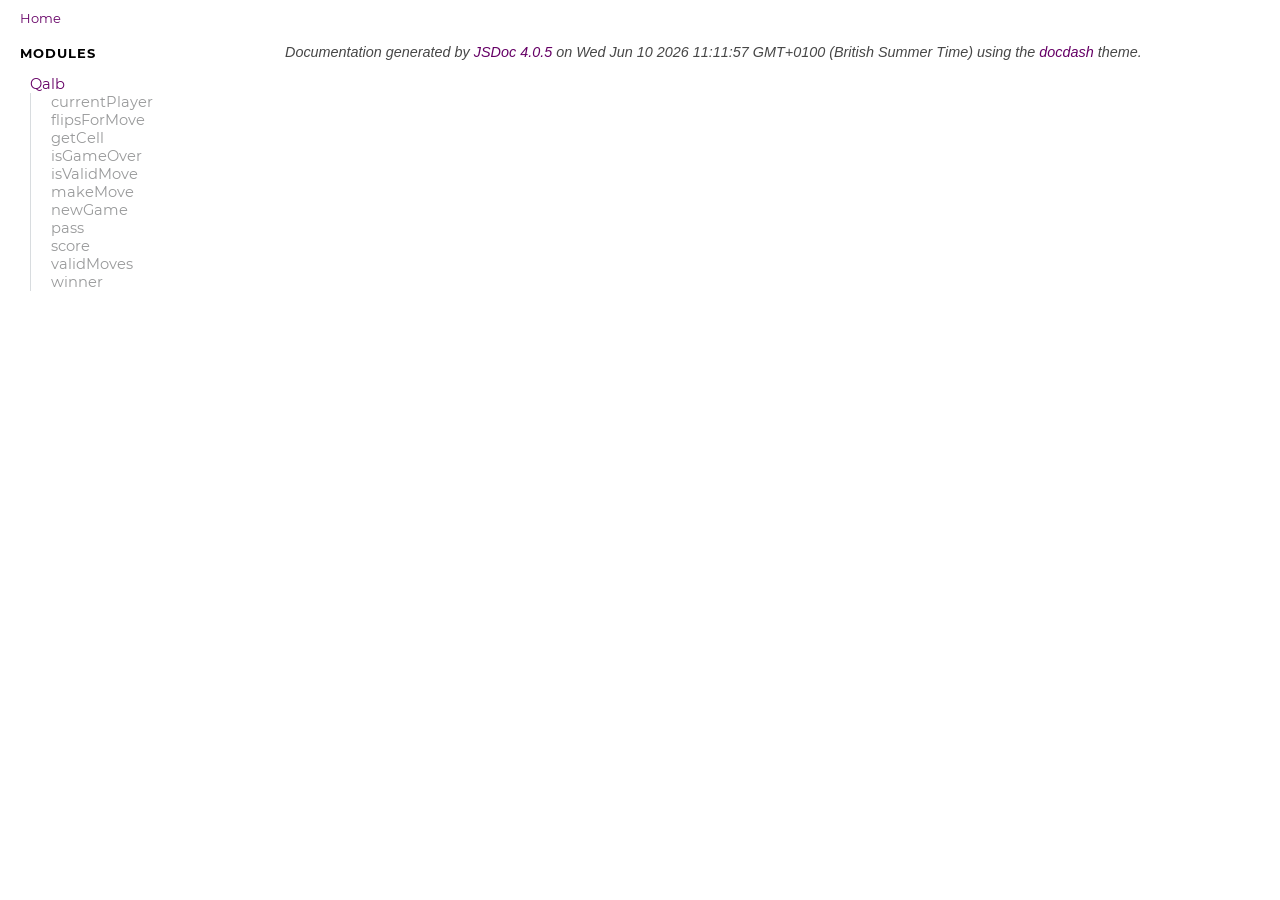
<file: docs/index.html>
<!DOCTYPE html>
<html lang="en">
<head>
    
    <meta charset="utf-8">
    <title>Home - Documentation</title>
    
    
    <script src="scripts/prettify/prettify.js"></script>
    <script src="scripts/prettify/lang-css.js"></script>
    <!--[if lt IE 9]>
      <script src="//html5shiv.googlecode.com/svn/trunk/html5.js"></script>
    <![endif]-->
    <link type="text/css" rel="stylesheet" href="styles/prettify.css">
    <link type="text/css" rel="stylesheet" href="styles/jsdoc.css">
    <script src="scripts/nav.js" defer></script>
    
    <meta name="viewport" content="width=device-width, initial-scale=1.0">
</head>
<body>

<input type="checkbox" id="nav-trigger" class="nav-trigger" />
<label for="nav-trigger" class="navicon-button x">
  <div class="navicon"></div>
</label>

<label for="nav-trigger" class="overlay"></label>

<nav >
    
    
    <h2><a href="index.html">Home</a></h2><h3>Modules</h3><ul><li><a href="module-Qalb.html">Qalb</a><ul class='methods'><li data-type='method'><a href="module-Qalb.html#~currentPlayer">currentPlayer</a></li><li data-type='method'><a href="module-Qalb.html#~flipsForMove">flipsForMove</a></li><li data-type='method'><a href="module-Qalb.html#~getCell">getCell</a></li><li data-type='method'><a href="module-Qalb.html#~isGameOver">isGameOver</a></li><li data-type='method'><a href="module-Qalb.html#~isValidMove">isValidMove</a></li><li data-type='method'><a href="module-Qalb.html#~makeMove">makeMove</a></li><li data-type='method'><a href="module-Qalb.html#~newGame">newGame</a></li><li data-type='method'><a href="module-Qalb.html#~pass">pass</a></li><li data-type='method'><a href="module-Qalb.html#~score">score</a></li><li data-type='method'><a href="module-Qalb.html#~validMoves">validMoves</a></li><li data-type='method'><a href="module-Qalb.html#~winner">winner</a></li></ul></li></ul>
    
</nav>

<div id="main">
    

    



    


    <section class="package">
        <h3> </h3>		
    </section>









    








    
    
</div>

<br class="clear">

<footer>
    Documentation generated by <a href="https://github.com/jsdoc3/jsdoc">JSDoc 4.0.5</a> on Wed Jun 10 2026 11:11:57 GMT+0100 (British Summer Time) using the <a href="https://github.com/clenemt/docdash">docdash</a> theme.
</footer>

<script>prettyPrint();</script>
<script src="scripts/polyfill.js"></script>
<script src="scripts/linenumber.js"></script>



    <link type="text/css" rel="stylesheet" href="custom.css">
    
</body>
</html>
</file>
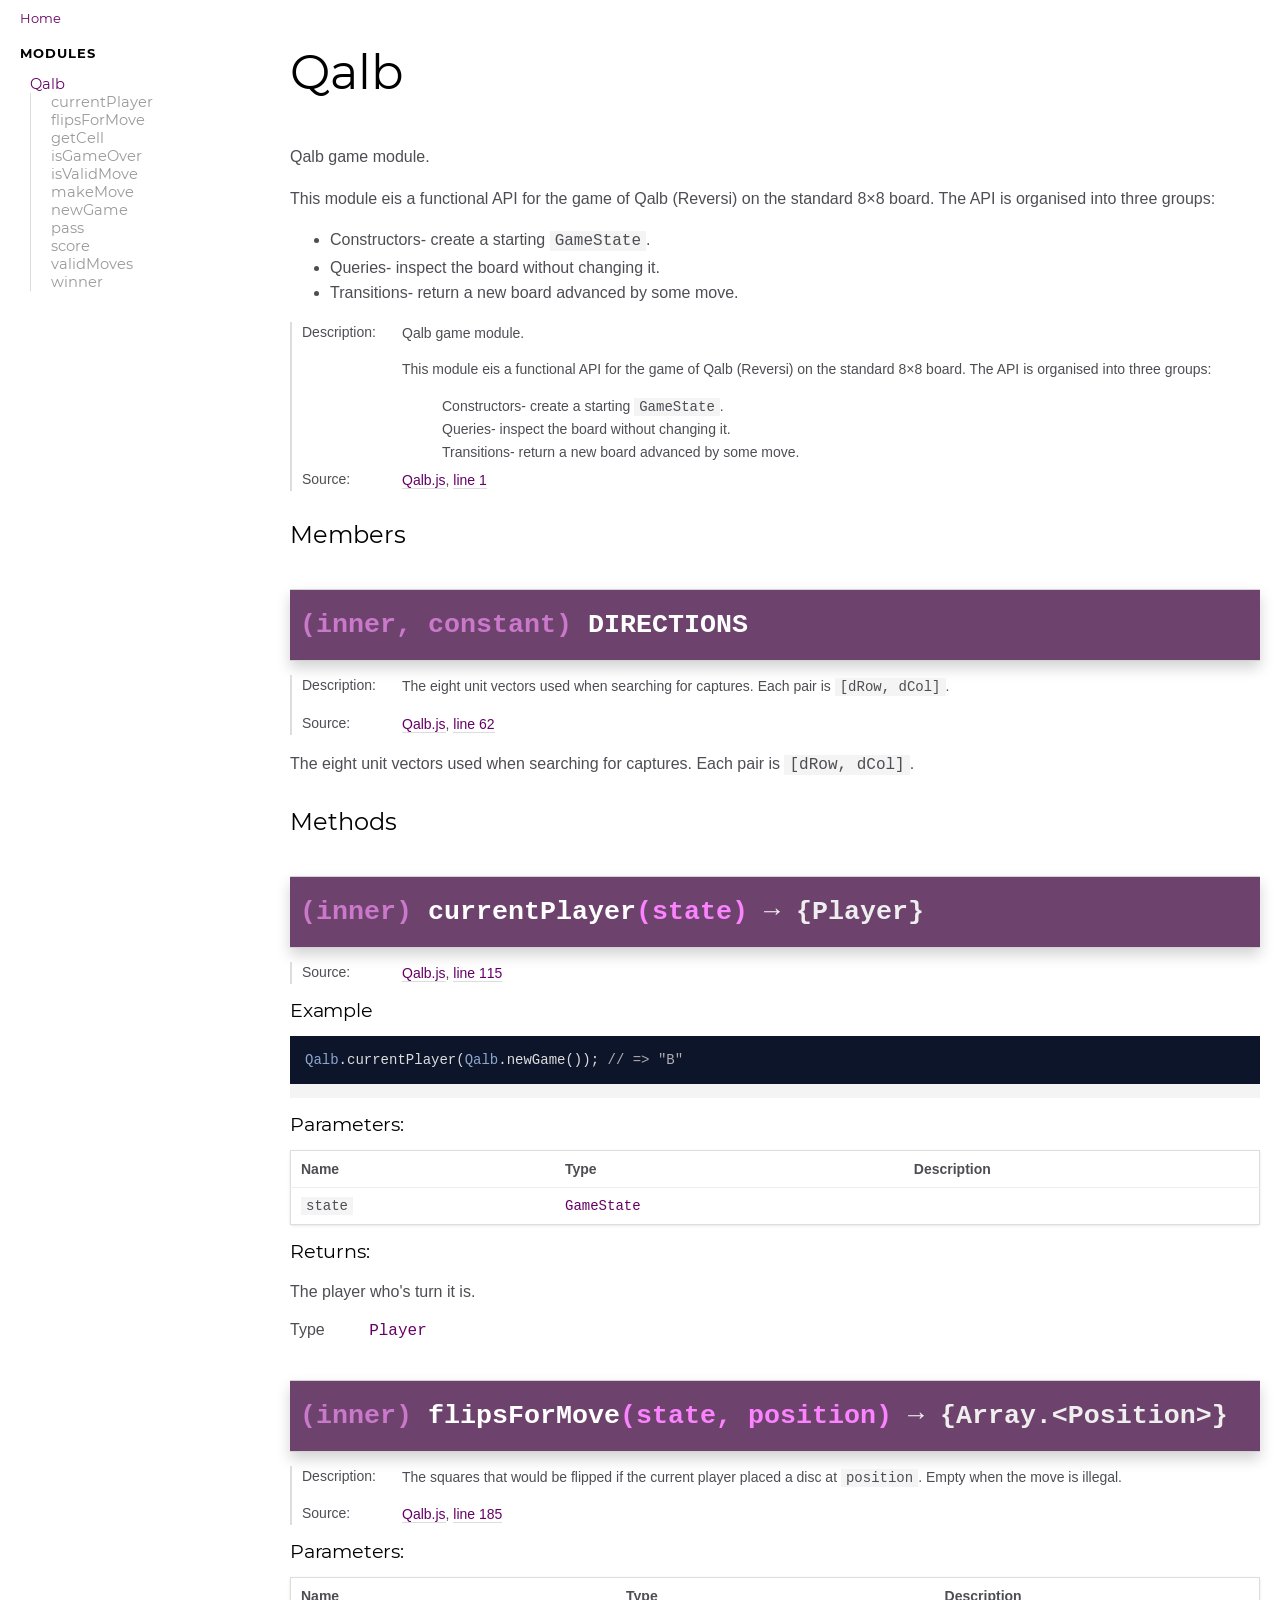
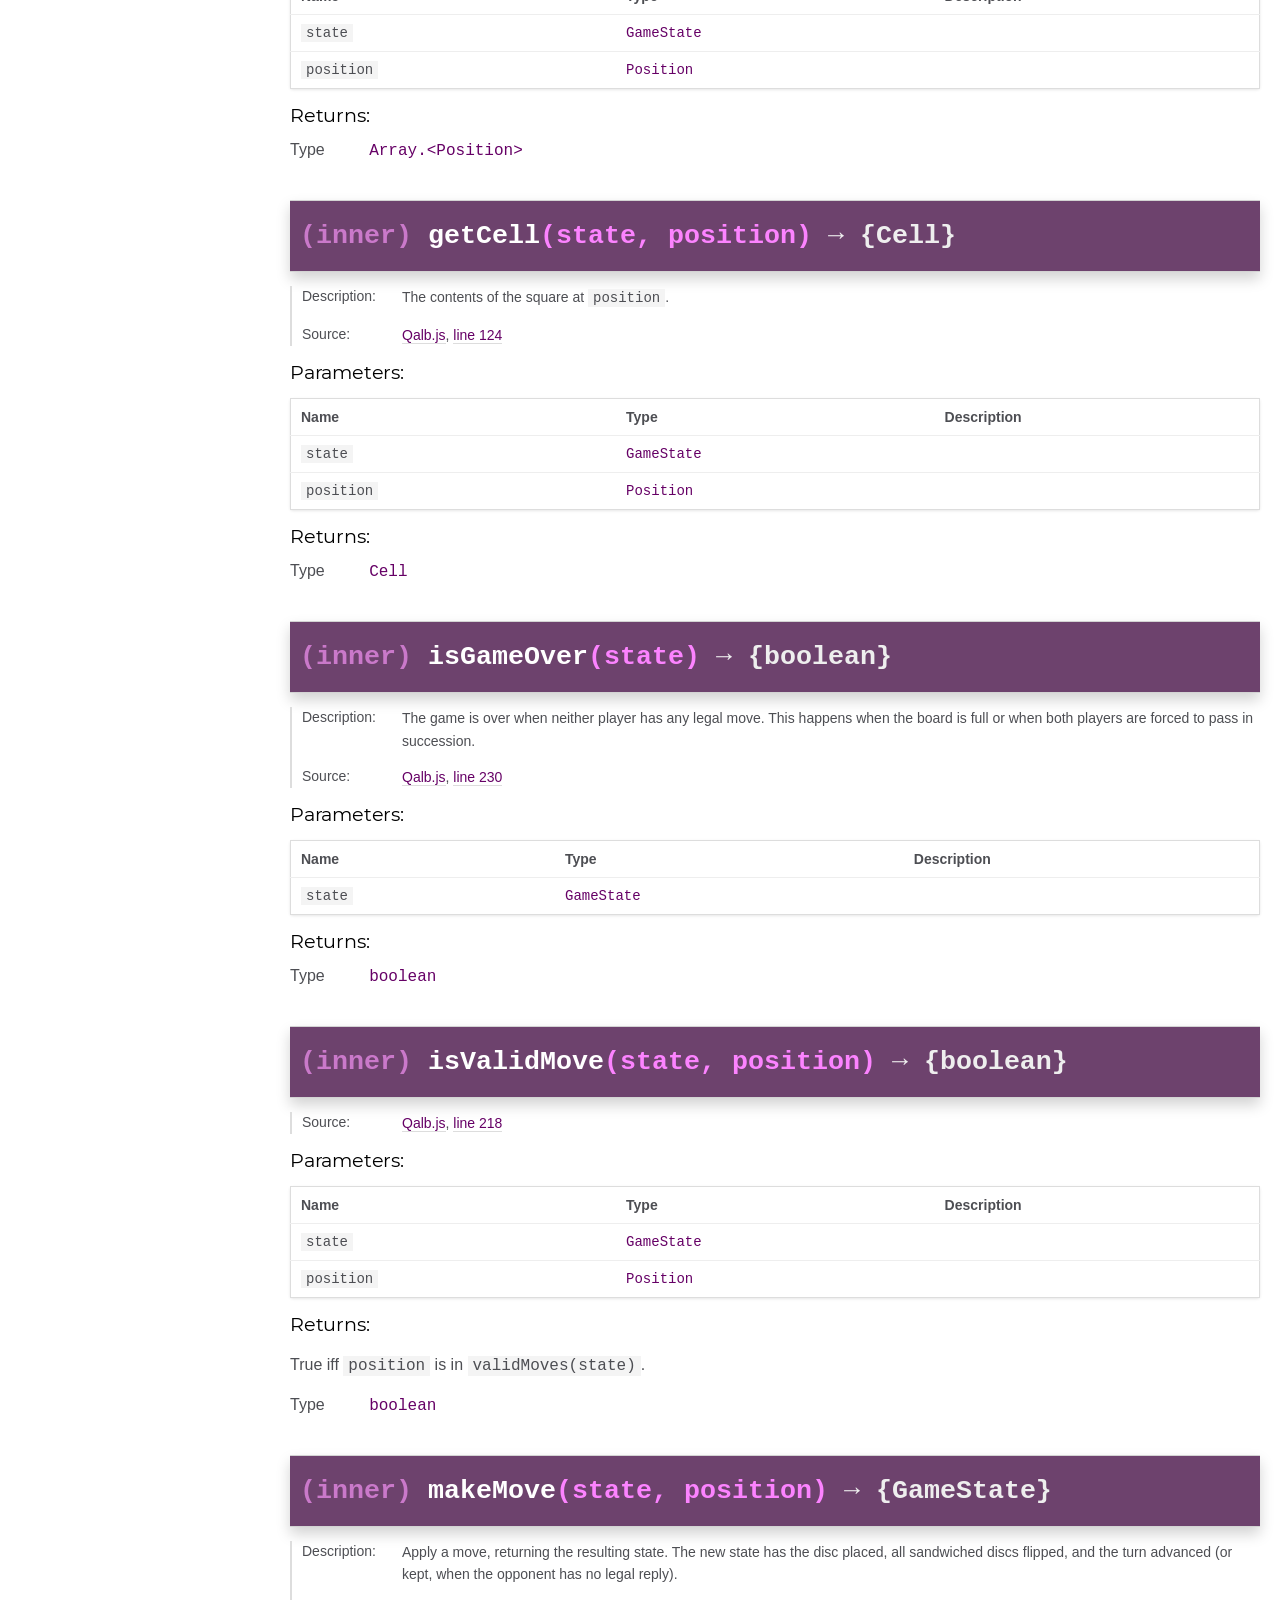
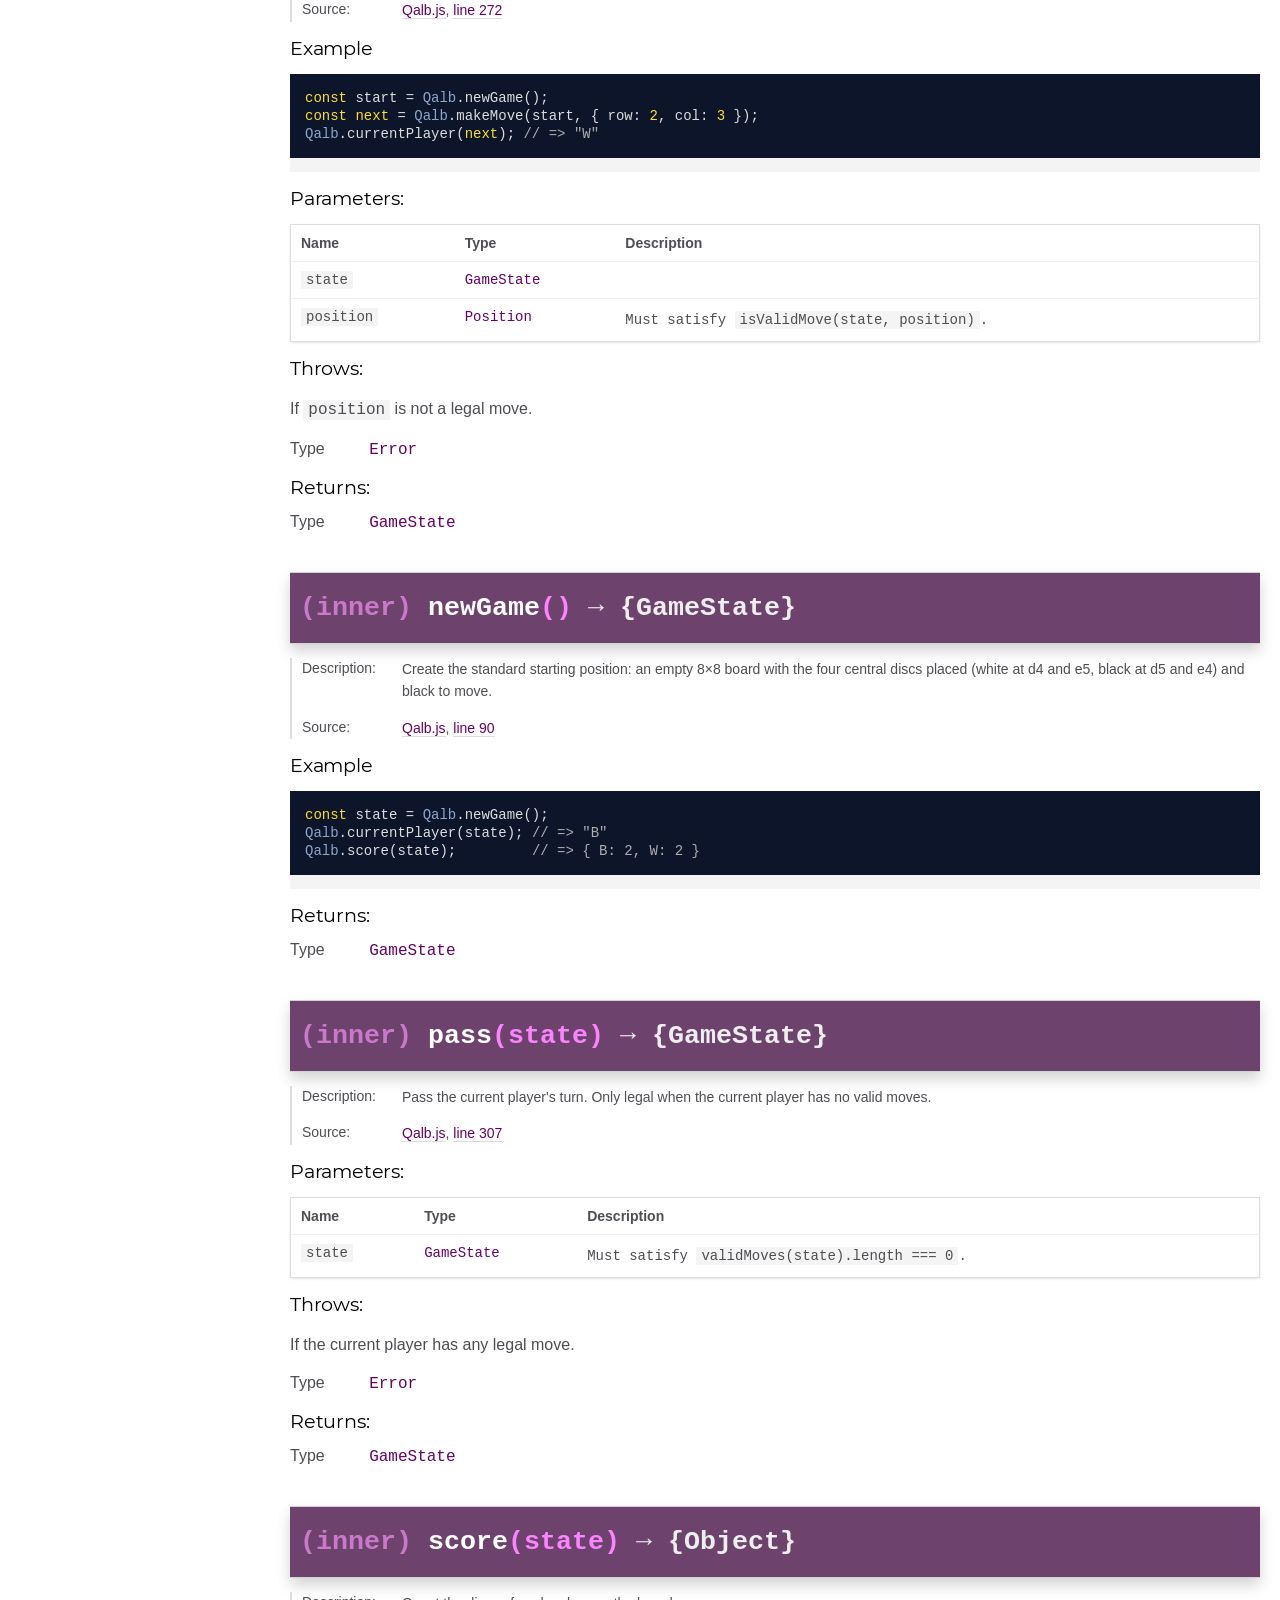
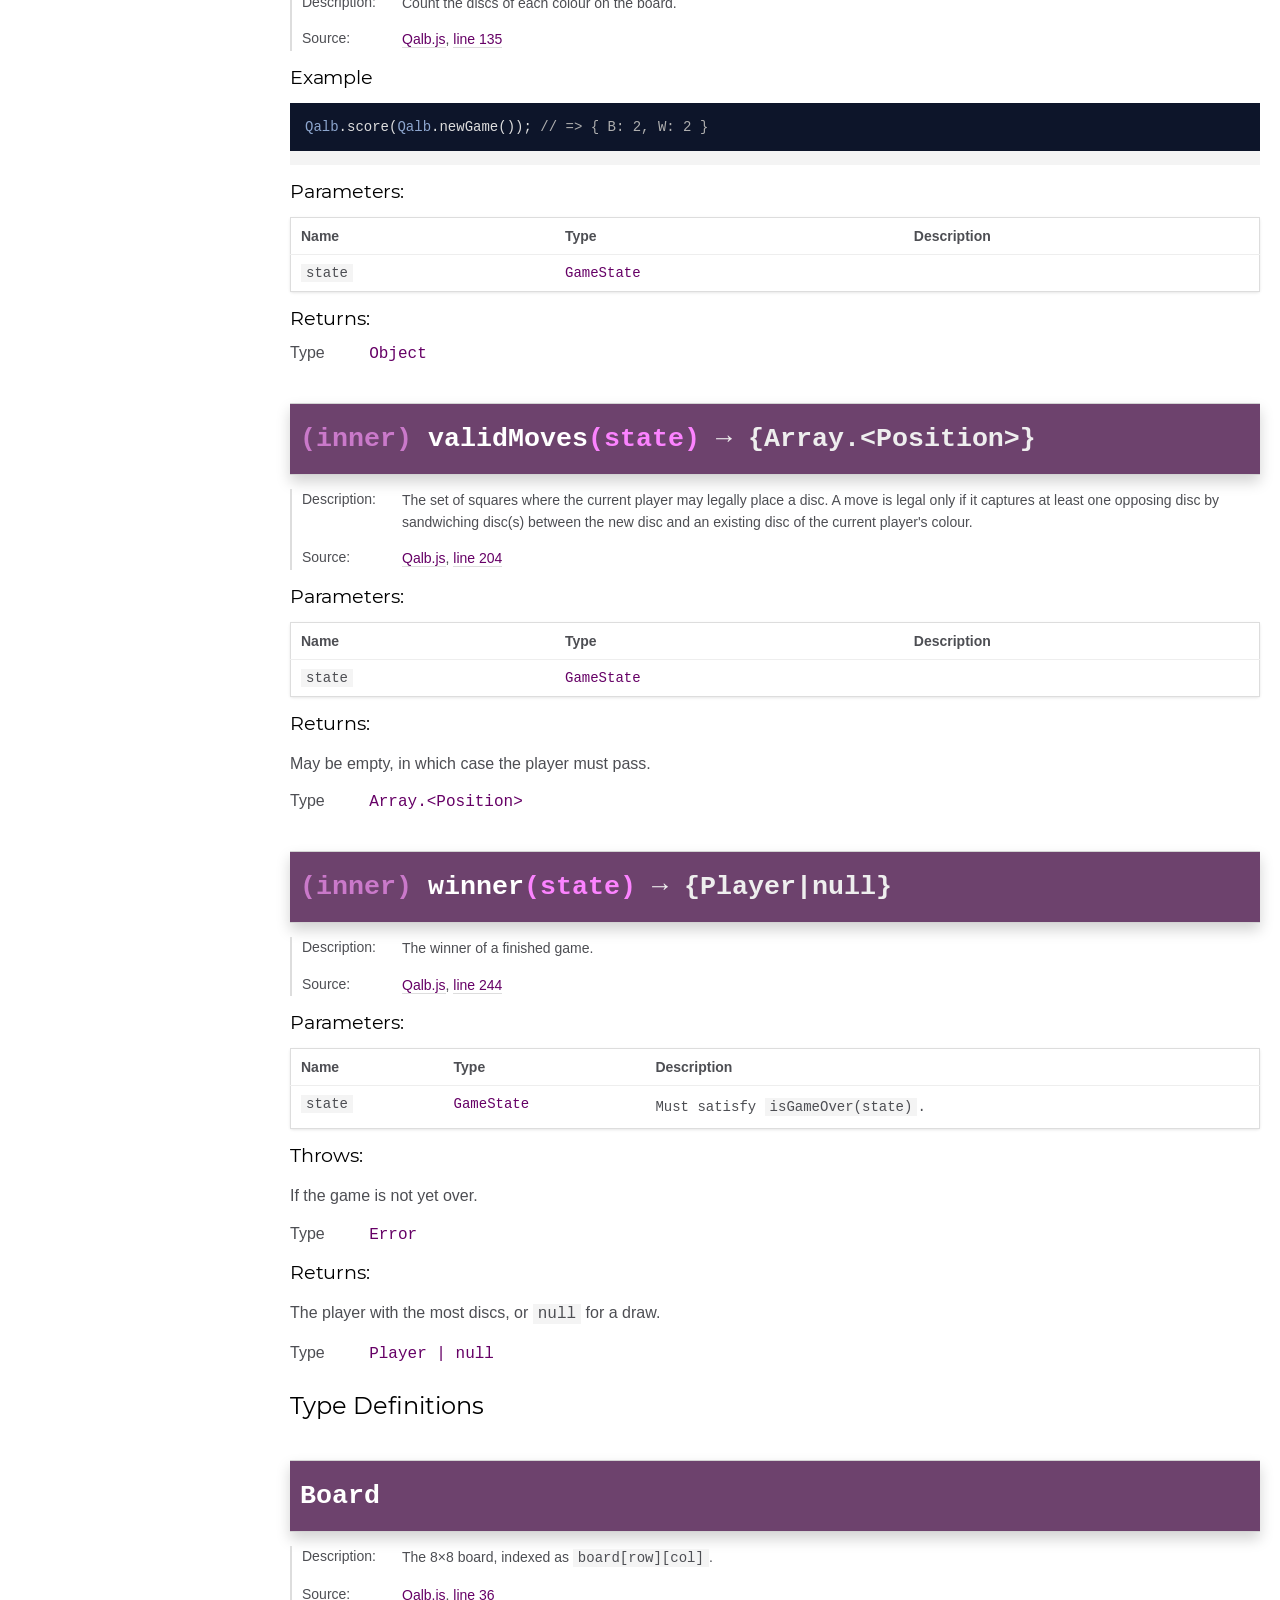
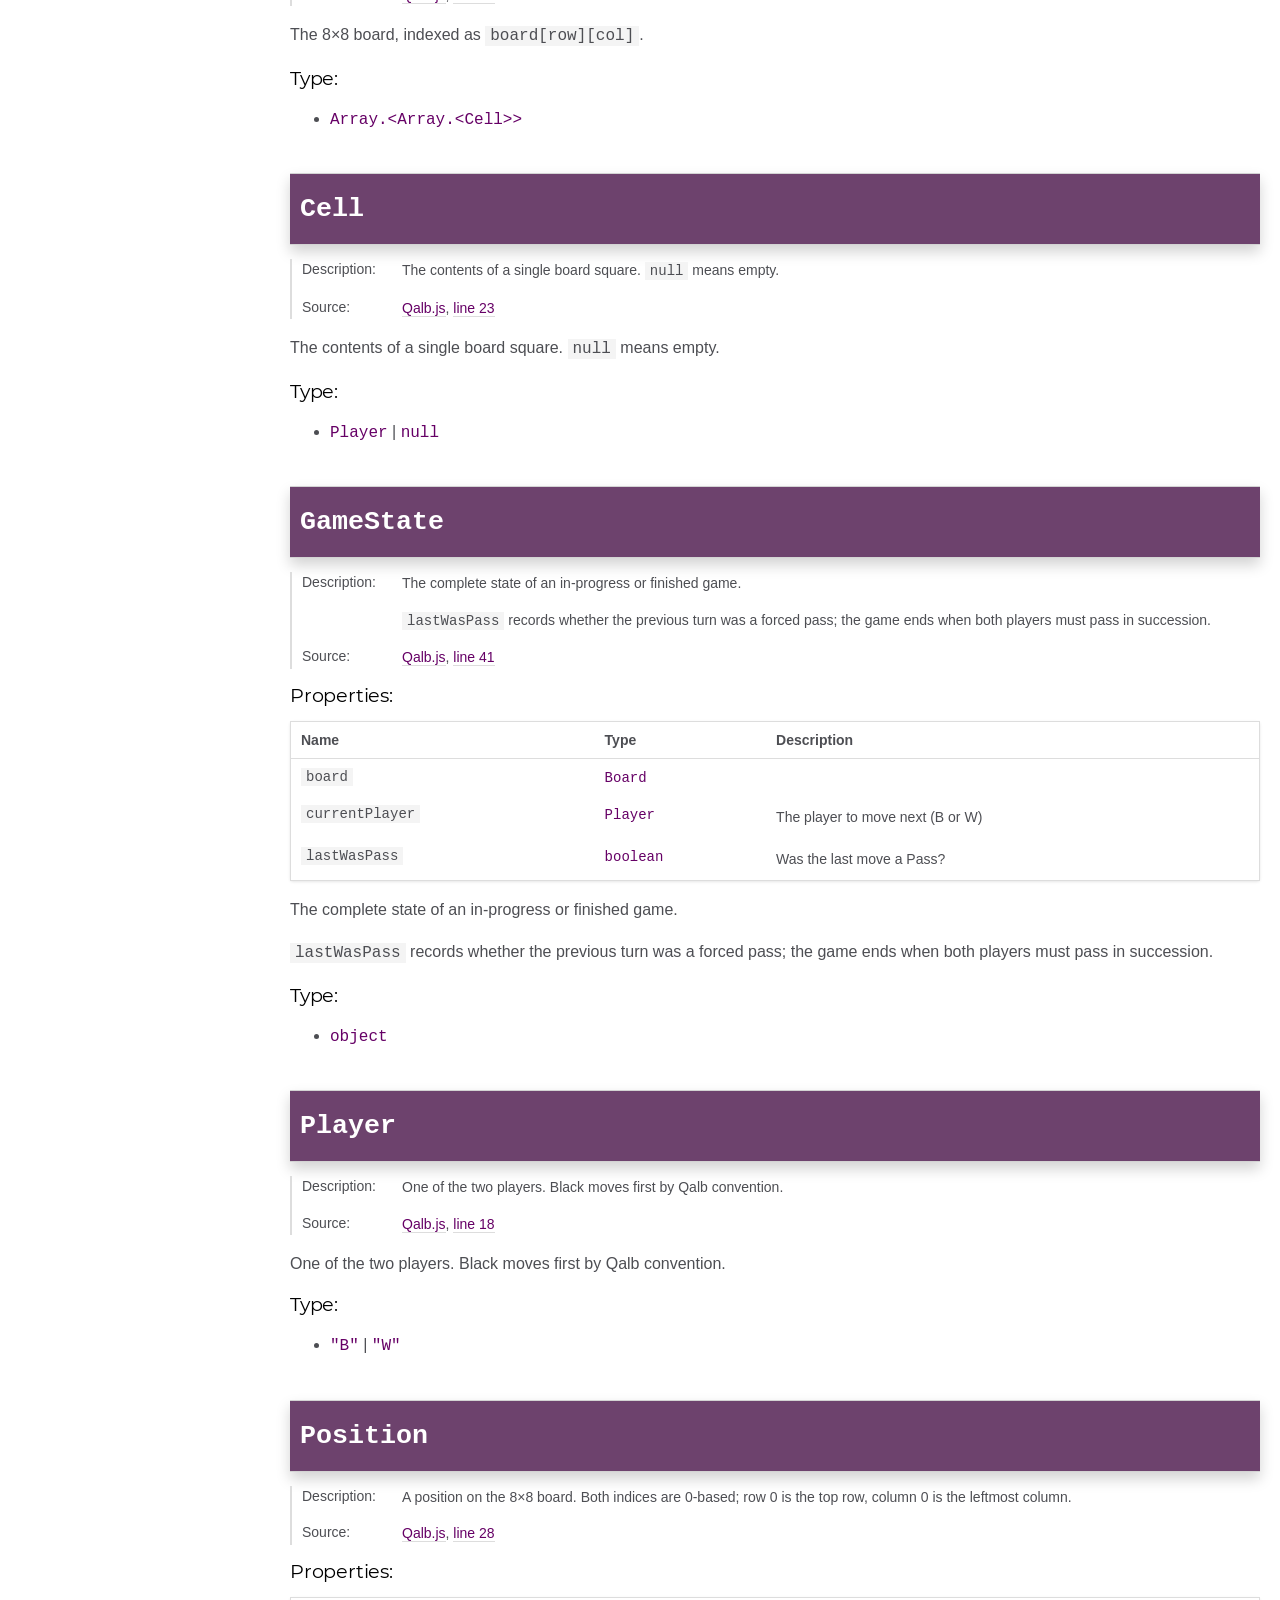
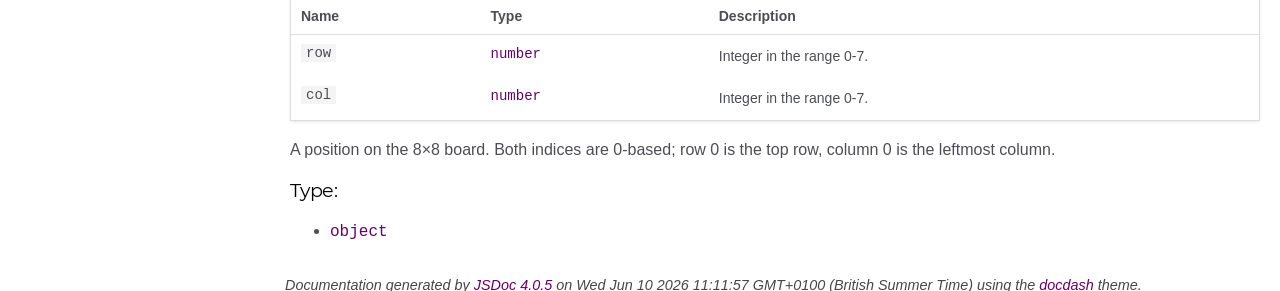
<file: docs/module-Qalb.html>
<!DOCTYPE html>
<html lang="en">
<head>
    
    <meta charset="utf-8">
    <title>Qalb - Documentation</title>
    
    
    <script src="scripts/prettify/prettify.js"></script>
    <script src="scripts/prettify/lang-css.js"></script>
    <!--[if lt IE 9]>
      <script src="//html5shiv.googlecode.com/svn/trunk/html5.js"></script>
    <![endif]-->
    <link type="text/css" rel="stylesheet" href="styles/prettify.css">
    <link type="text/css" rel="stylesheet" href="styles/jsdoc.css">
    <script src="scripts/nav.js" defer></script>
    
    <meta name="viewport" content="width=device-width, initial-scale=1.0">
</head>
<body>

<input type="checkbox" id="nav-trigger" class="nav-trigger" />
<label for="nav-trigger" class="navicon-button x">
  <div class="navicon"></div>
</label>

<label for="nav-trigger" class="overlay"></label>

<nav >
    
    
    <h2><a href="index.html">Home</a></h2><h3>Modules</h3><ul><li><a href="module-Qalb.html">Qalb</a><ul class='methods'><li data-type='method'><a href="module-Qalb.html#~currentPlayer">currentPlayer</a></li><li data-type='method'><a href="module-Qalb.html#~flipsForMove">flipsForMove</a></li><li data-type='method'><a href="module-Qalb.html#~getCell">getCell</a></li><li data-type='method'><a href="module-Qalb.html#~isGameOver">isGameOver</a></li><li data-type='method'><a href="module-Qalb.html#~isValidMove">isValidMove</a></li><li data-type='method'><a href="module-Qalb.html#~makeMove">makeMove</a></li><li data-type='method'><a href="module-Qalb.html#~newGame">newGame</a></li><li data-type='method'><a href="module-Qalb.html#~pass">pass</a></li><li data-type='method'><a href="module-Qalb.html#~score">score</a></li><li data-type='method'><a href="module-Qalb.html#~validMoves">validMoves</a></li><li data-type='method'><a href="module-Qalb.html#~winner">winner</a></li></ul></li></ul>
    
</nav>

<div id="main">
    
    <h1 class="page-title">Qalb</h1>
    

    




<section>

<header>
    
        
            
        
    
</header>

<article>
    
        <div class="container-overview">
        
            
                <div class="description usertext"><p>Qalb game module.</p>
<p>This module eis a functional API for the game of Qalb (Reversi)
on the standard 8×8 board. The API is organised into three groups:</p>
<ul>
<li>Constructors- create a starting <code>GameState</code>.</li>
<li>Queries- inspect the board without changing it.</li>
<li>Transitions- return a new board advanced by some move.</li>
</ul></div>
            

            
                




<dl class="details">
    
    <dt class="tag-description">Description:</dt>
    <dd class="tag-description"><ul class="dummy"><li><p>Qalb game module.</p>
<p>This module eis a functional API for the game of Qalb (Reversi)
on the standard 8×8 board. The API is organised into three groups:</p>
<ul>
<li>Constructors- create a starting <code>GameState</code>.</li>
<li>Queries- inspect the board without changing it.</li>
<li>Transitions- return a new board advanced by some move.</li>
</ul></li></ul></dd>
    

    
    <dt class="tag-source">Source:</dt>
    <dd class="tag-source"><ul class="dummy"><li>
        <a href="Qalb.js.html">Qalb.js</a>, <a href="Qalb.js.html#line1">line 1</a>
    </li></ul></dd>
    

    

    

    

    

    

    

    

    

    

    

    

    

    

    

    
</dl>






























            
        
        </div>
    

    

    

    
    
    

     

    

    
        <h3 class="subsection-title">Members</h3>

        
            
<h4 class="name" id="~DIRECTIONS"><span class="type-signature type-signature-inner, constant">(inner, constant) </span>DIRECTIONS<span class="type-signature"></span></h4>





<dl class="details">
    
    <dt class="tag-description">Description:</dt>
    <dd class="tag-description"><ul class="dummy"><li><p>The eight unit vectors used when searching for captures.
Each pair is <code>[dRow, dCol]</code>.</p></li></ul></dd>
    

    
    <dt class="tag-source">Source:</dt>
    <dd class="tag-source"><ul class="dummy"><li>
        <a href="Qalb.js.html">Qalb.js</a>, <a href="Qalb.js.html#line62">line 62</a>
    </li></ul></dd>
    

    

    

    

    

    

    

    

    

    

    

    

    

    

    

    
</dl>





<div class="description usertext">
    <p>The eight unit vectors used when searching for captures.
Each pair is <code>[dRow, dCol]</code>.</p>
</div>








        
    

    
        <h3 class="subsection-title">Methods</h3>

        
            

    

    <h4 class="name" id="~currentPlayer"><span class="type-signature type-signature-inner">(inner) </span>currentPlayer<span class="signature">(state)</span><span class="type-signature"> &rarr; {Player}</span></h4>

    




<dl class="details">
    

    
    <dt class="tag-source">Source:</dt>
    <dd class="tag-source"><ul class="dummy"><li>
        <a href="Qalb.js.html">Qalb.js</a>, <a href="Qalb.js.html#line115">line 115</a>
    </li></ul></dd>
    

    

    

    

    

    

    

    

    

    

    

    

    

    

    

    
</dl>











    <h5 class="h5-examples">Example</h5>
    
    <pre class="prettyprint"><code>Qalb.currentPlayer(Qalb.newGame()); // => "B"</code></pre>




    <h5 class="h5-parameters">Parameters:</h5>
    

<table class="params">
    <thead>
    <tr>
        
        <th>Name</th>
        

        <th>Type</th>

        

        

        <th class="last">Description</th>
    </tr>
    </thead>

    <tbody>
    

        <tr>
            
                <td class="name"><code>state</code></td>
            

            <td class="type">
            
                
<span class="param-type">GameState</span>



            
            </td>

            

            

            <td class="description last"></td>
        </tr>

    
    </tbody>
</table>
















<h5 class="h5-returns">Returns:</h5>

        
<div class="param-desc">
    <p>The player who's turn it is.</p>
</div>



<dl class="param-type">
    <dt>
        Type
    </dt>
    <dd>
        
<span class="param-type">Player</span>



    </dd>
</dl>

    



        
            

    

    <h4 class="name" id="~flipsForMove"><span class="type-signature type-signature-inner">(inner) </span>flipsForMove<span class="signature">(state, position)</span><span class="type-signature"> &rarr; {Array.&lt;Position>}</span></h4>

    




<dl class="details">
    
    <dt class="tag-description">Description:</dt>
    <dd class="tag-description"><ul class="dummy"><li><p>The squares that would be flipped if the current player placed
a disc at <code>position</code>. Empty when the move is illegal.</p></li></ul></dd>
    

    
    <dt class="tag-source">Source:</dt>
    <dd class="tag-source"><ul class="dummy"><li>
        <a href="Qalb.js.html">Qalb.js</a>, <a href="Qalb.js.html#line185">line 185</a>
    </li></ul></dd>
    

    

    

    

    

    

    

    

    

    

    

    

    

    

    

    
</dl>













    <h5 class="h5-parameters">Parameters:</h5>
    

<table class="params">
    <thead>
    <tr>
        
        <th>Name</th>
        

        <th>Type</th>

        

        

        <th class="last">Description</th>
    </tr>
    </thead>

    <tbody>
    

        <tr>
            
                <td class="name"><code>state</code></td>
            

            <td class="type">
            
                
<span class="param-type">GameState</span>



            
            </td>

            

            

            <td class="description last"></td>
        </tr>

    

        <tr>
            
                <td class="name"><code>position</code></td>
            

            <td class="type">
            
                
<span class="param-type">Position</span>



            
            </td>

            

            

            <td class="description last"></td>
        </tr>

    
    </tbody>
</table>
















<h5 class="h5-returns">Returns:</h5>

        


<dl class="param-type">
    <dt>
        Type
    </dt>
    <dd>
        
<span class="param-type">Array.&lt;Position></span>



    </dd>
</dl>

    



        
            

    

    <h4 class="name" id="~getCell"><span class="type-signature type-signature-inner">(inner) </span>getCell<span class="signature">(state, position)</span><span class="type-signature"> &rarr; {Cell}</span></h4>

    




<dl class="details">
    
    <dt class="tag-description">Description:</dt>
    <dd class="tag-description"><ul class="dummy"><li><p>The contents of the square at <code>position</code>.</p></li></ul></dd>
    

    
    <dt class="tag-source">Source:</dt>
    <dd class="tag-source"><ul class="dummy"><li>
        <a href="Qalb.js.html">Qalb.js</a>, <a href="Qalb.js.html#line124">line 124</a>
    </li></ul></dd>
    

    

    

    

    

    

    

    

    

    

    

    

    

    

    

    
</dl>













    <h5 class="h5-parameters">Parameters:</h5>
    

<table class="params">
    <thead>
    <tr>
        
        <th>Name</th>
        

        <th>Type</th>

        

        

        <th class="last">Description</th>
    </tr>
    </thead>

    <tbody>
    

        <tr>
            
                <td class="name"><code>state</code></td>
            

            <td class="type">
            
                
<span class="param-type">GameState</span>



            
            </td>

            

            

            <td class="description last"></td>
        </tr>

    

        <tr>
            
                <td class="name"><code>position</code></td>
            

            <td class="type">
            
                
<span class="param-type">Position</span>



            
            </td>

            

            

            <td class="description last"></td>
        </tr>

    
    </tbody>
</table>
















<h5 class="h5-returns">Returns:</h5>

        


<dl class="param-type">
    <dt>
        Type
    </dt>
    <dd>
        
<span class="param-type">Cell</span>



    </dd>
</dl>

    



        
            

    

    <h4 class="name" id="~isGameOver"><span class="type-signature type-signature-inner">(inner) </span>isGameOver<span class="signature">(state)</span><span class="type-signature"> &rarr; {boolean}</span></h4>

    




<dl class="details">
    
    <dt class="tag-description">Description:</dt>
    <dd class="tag-description"><ul class="dummy"><li><p>The game is over when neither player has any legal move. This
happens when the board is full or when both players are forced
to pass in succession.</p></li></ul></dd>
    

    
    <dt class="tag-source">Source:</dt>
    <dd class="tag-source"><ul class="dummy"><li>
        <a href="Qalb.js.html">Qalb.js</a>, <a href="Qalb.js.html#line230">line 230</a>
    </li></ul></dd>
    

    

    

    

    

    

    

    

    

    

    

    

    

    

    

    
</dl>













    <h5 class="h5-parameters">Parameters:</h5>
    

<table class="params">
    <thead>
    <tr>
        
        <th>Name</th>
        

        <th>Type</th>

        

        

        <th class="last">Description</th>
    </tr>
    </thead>

    <tbody>
    

        <tr>
            
                <td class="name"><code>state</code></td>
            

            <td class="type">
            
                
<span class="param-type">GameState</span>



            
            </td>

            

            

            <td class="description last"></td>
        </tr>

    
    </tbody>
</table>
















<h5 class="h5-returns">Returns:</h5>

        


<dl class="param-type">
    <dt>
        Type
    </dt>
    <dd>
        
<span class="param-type">boolean</span>



    </dd>
</dl>

    



        
            

    

    <h4 class="name" id="~isValidMove"><span class="type-signature type-signature-inner">(inner) </span>isValidMove<span class="signature">(state, position)</span><span class="type-signature"> &rarr; {boolean}</span></h4>

    




<dl class="details">
    

    
    <dt class="tag-source">Source:</dt>
    <dd class="tag-source"><ul class="dummy"><li>
        <a href="Qalb.js.html">Qalb.js</a>, <a href="Qalb.js.html#line218">line 218</a>
    </li></ul></dd>
    

    

    

    

    

    

    

    

    

    

    

    

    

    

    

    
</dl>













    <h5 class="h5-parameters">Parameters:</h5>
    

<table class="params">
    <thead>
    <tr>
        
        <th>Name</th>
        

        <th>Type</th>

        

        

        <th class="last">Description</th>
    </tr>
    </thead>

    <tbody>
    

        <tr>
            
                <td class="name"><code>state</code></td>
            

            <td class="type">
            
                
<span class="param-type">GameState</span>



            
            </td>

            

            

            <td class="description last"></td>
        </tr>

    

        <tr>
            
                <td class="name"><code>position</code></td>
            

            <td class="type">
            
                
<span class="param-type">Position</span>



            
            </td>

            

            

            <td class="description last"></td>
        </tr>

    
    </tbody>
</table>
















<h5 class="h5-returns">Returns:</h5>

        
<div class="param-desc">
    <p>True iff <code>position</code> is in <code>validMoves(state)</code>.</p>
</div>



<dl class="param-type">
    <dt>
        Type
    </dt>
    <dd>
        
<span class="param-type">boolean</span>



    </dd>
</dl>

    



        
            

    

    <h4 class="name" id="~makeMove"><span class="type-signature type-signature-inner">(inner) </span>makeMove<span class="signature">(state, position)</span><span class="type-signature"> &rarr; {GameState}</span></h4>

    




<dl class="details">
    
    <dt class="tag-description">Description:</dt>
    <dd class="tag-description"><ul class="dummy"><li><p>Apply a move, returning the resulting state. The new state has
the disc placed, all sandwiched discs flipped, and the turn
advanced (or kept, when the opponent has no legal reply).</p></li></ul></dd>
    

    
    <dt class="tag-source">Source:</dt>
    <dd class="tag-source"><ul class="dummy"><li>
        <a href="Qalb.js.html">Qalb.js</a>, <a href="Qalb.js.html#line272">line 272</a>
    </li></ul></dd>
    

    

    

    

    

    

    

    

    

    

    

    

    

    

    

    
</dl>











    <h5 class="h5-examples">Example</h5>
    
    <pre class="prettyprint"><code>const start = Qalb.newGame();const next = Qalb.makeMove(start, { row: 2, col: 3 });Qalb.currentPlayer(next); // => "W"</code></pre>




    <h5 class="h5-parameters">Parameters:</h5>
    

<table class="params">
    <thead>
    <tr>
        
        <th>Name</th>
        

        <th>Type</th>

        

        

        <th class="last">Description</th>
    </tr>
    </thead>

    <tbody>
    

        <tr>
            
                <td class="name"><code>state</code></td>
            

            <td class="type">
            
                
<span class="param-type">GameState</span>



            
            </td>

            

            

            <td class="description last"></td>
        </tr>

    

        <tr>
            
                <td class="name"><code>position</code></td>
            

            <td class="type">
            
                
<span class="param-type">Position</span>



            
            </td>

            

            

            <td class="description last"><p>Must satisfy <code>isValidMove(state, position)</code>.</p></td>
        </tr>

    
    </tbody>
</table>














<h5 class="h5-throws">Throws:</h5>

        

<dl>
    <dt>
        <div class="param-desc usertext">
        <p>If <code>position</code> is not a legal move.</p>
        </div>
    </dt>
    <dd></dd>
    <dt>
        <dl class="param-type">
            <dt>
                Type
            </dt>
            <dd>
                
<span class="param-type">Error</span>



            </dd>
        </dl>
    </dt>
    <dd></dd>
</dl>


    


<h5 class="h5-returns">Returns:</h5>

        


<dl class="param-type">
    <dt>
        Type
    </dt>
    <dd>
        
<span class="param-type">GameState</span>



    </dd>
</dl>

    



        
            

    

    <h4 class="name" id="~newGame"><span class="type-signature type-signature-inner">(inner) </span>newGame<span class="signature">()</span><span class="type-signature"> &rarr; {GameState}</span></h4>

    




<dl class="details">
    
    <dt class="tag-description">Description:</dt>
    <dd class="tag-description"><ul class="dummy"><li><p>Create the standard starting position: an empty 8×8 board with
the four central discs placed (white at d4 and e5, black at d5
and e4) and black to move.</p></li></ul></dd>
    

    
    <dt class="tag-source">Source:</dt>
    <dd class="tag-source"><ul class="dummy"><li>
        <a href="Qalb.js.html">Qalb.js</a>, <a href="Qalb.js.html#line90">line 90</a>
    </li></ul></dd>
    

    

    

    

    

    

    

    

    

    

    

    

    

    

    

    
</dl>











    <h5 class="h5-examples">Example</h5>
    
    <pre class="prettyprint"><code>const state = Qalb.newGame();Qalb.currentPlayer(state); // => "B"Qalb.score(state);         // => { B: 2, W: 2 }</code></pre>


















<h5 class="h5-returns">Returns:</h5>

        


<dl class="param-type">
    <dt>
        Type
    </dt>
    <dd>
        
<span class="param-type">GameState</span>



    </dd>
</dl>

    



        
            

    

    <h4 class="name" id="~pass"><span class="type-signature type-signature-inner">(inner) </span>pass<span class="signature">(state)</span><span class="type-signature"> &rarr; {GameState}</span></h4>

    




<dl class="details">
    
    <dt class="tag-description">Description:</dt>
    <dd class="tag-description"><ul class="dummy"><li><p>Pass the current player's turn. Only legal when the current
player has no valid moves.</p></li></ul></dd>
    

    
    <dt class="tag-source">Source:</dt>
    <dd class="tag-source"><ul class="dummy"><li>
        <a href="Qalb.js.html">Qalb.js</a>, <a href="Qalb.js.html#line307">line 307</a>
    </li></ul></dd>
    

    

    

    

    

    

    

    

    

    

    

    

    

    

    

    
</dl>













    <h5 class="h5-parameters">Parameters:</h5>
    

<table class="params">
    <thead>
    <tr>
        
        <th>Name</th>
        

        <th>Type</th>

        

        

        <th class="last">Description</th>
    </tr>
    </thead>

    <tbody>
    

        <tr>
            
                <td class="name"><code>state</code></td>
            

            <td class="type">
            
                
<span class="param-type">GameState</span>



            
            </td>

            

            

            <td class="description last"><p>Must satisfy <code>validMoves(state).length === 0</code>.</p></td>
        </tr>

    
    </tbody>
</table>














<h5 class="h5-throws">Throws:</h5>

        

<dl>
    <dt>
        <div class="param-desc usertext">
        <p>If the current player has any legal move.</p>
        </div>
    </dt>
    <dd></dd>
    <dt>
        <dl class="param-type">
            <dt>
                Type
            </dt>
            <dd>
                
<span class="param-type">Error</span>



            </dd>
        </dl>
    </dt>
    <dd></dd>
</dl>


    


<h5 class="h5-returns">Returns:</h5>

        


<dl class="param-type">
    <dt>
        Type
    </dt>
    <dd>
        
<span class="param-type">GameState</span>



    </dd>
</dl>

    



        
            

    

    <h4 class="name" id="~score"><span class="type-signature type-signature-inner">(inner) </span>score<span class="signature">(state)</span><span class="type-signature"> &rarr; {Object}</span></h4>

    




<dl class="details">
    
    <dt class="tag-description">Description:</dt>
    <dd class="tag-description"><ul class="dummy"><li><p>Count the discs of each colour on the board.</p></li></ul></dd>
    

    
    <dt class="tag-source">Source:</dt>
    <dd class="tag-source"><ul class="dummy"><li>
        <a href="Qalb.js.html">Qalb.js</a>, <a href="Qalb.js.html#line135">line 135</a>
    </li></ul></dd>
    

    

    

    

    

    

    

    

    

    

    

    

    

    

    

    
</dl>











    <h5 class="h5-examples">Example</h5>
    
    <pre class="prettyprint"><code>Qalb.score(Qalb.newGame()); // => { B: 2, W: 2 }</code></pre>




    <h5 class="h5-parameters">Parameters:</h5>
    

<table class="params">
    <thead>
    <tr>
        
        <th>Name</th>
        

        <th>Type</th>

        

        

        <th class="last">Description</th>
    </tr>
    </thead>

    <tbody>
    

        <tr>
            
                <td class="name"><code>state</code></td>
            

            <td class="type">
            
                
<span class="param-type">GameState</span>



            
            </td>

            

            

            <td class="description last"></td>
        </tr>

    
    </tbody>
</table>
















<h5 class="h5-returns">Returns:</h5>

        


<dl class="param-type">
    <dt>
        Type
    </dt>
    <dd>
        
<span class="param-type">Object</span>



    </dd>
</dl>

    



        
            

    

    <h4 class="name" id="~validMoves"><span class="type-signature type-signature-inner">(inner) </span>validMoves<span class="signature">(state)</span><span class="type-signature"> &rarr; {Array.&lt;Position>}</span></h4>

    




<dl class="details">
    
    <dt class="tag-description">Description:</dt>
    <dd class="tag-description"><ul class="dummy"><li><p>The set of squares where the current player may legally place
a disc. A move is legal only if it captures at least one
opposing disc by sandwiching disc(s) between the new
disc and an existing disc of the current player's colour.</p></li></ul></dd>
    

    
    <dt class="tag-source">Source:</dt>
    <dd class="tag-source"><ul class="dummy"><li>
        <a href="Qalb.js.html">Qalb.js</a>, <a href="Qalb.js.html#line204">line 204</a>
    </li></ul></dd>
    

    

    

    

    

    

    

    

    

    

    

    

    

    

    

    
</dl>













    <h5 class="h5-parameters">Parameters:</h5>
    

<table class="params">
    <thead>
    <tr>
        
        <th>Name</th>
        

        <th>Type</th>

        

        

        <th class="last">Description</th>
    </tr>
    </thead>

    <tbody>
    

        <tr>
            
                <td class="name"><code>state</code></td>
            

            <td class="type">
            
                
<span class="param-type">GameState</span>



            
            </td>

            

            

            <td class="description last"></td>
        </tr>

    
    </tbody>
</table>
















<h5 class="h5-returns">Returns:</h5>

        
<div class="param-desc">
    <p>May be empty, in which case the player
must pass.</p>
</div>



<dl class="param-type">
    <dt>
        Type
    </dt>
    <dd>
        
<span class="param-type">Array.&lt;Position></span>



    </dd>
</dl>

    



        
            

    

    <h4 class="name" id="~winner"><span class="type-signature type-signature-inner">(inner) </span>winner<span class="signature">(state)</span><span class="type-signature"> &rarr; {Player|null}</span></h4>

    




<dl class="details">
    
    <dt class="tag-description">Description:</dt>
    <dd class="tag-description"><ul class="dummy"><li><p>The winner of a finished game.</p></li></ul></dd>
    

    
    <dt class="tag-source">Source:</dt>
    <dd class="tag-source"><ul class="dummy"><li>
        <a href="Qalb.js.html">Qalb.js</a>, <a href="Qalb.js.html#line244">line 244</a>
    </li></ul></dd>
    

    

    

    

    

    

    

    

    

    

    

    

    

    

    

    
</dl>













    <h5 class="h5-parameters">Parameters:</h5>
    

<table class="params">
    <thead>
    <tr>
        
        <th>Name</th>
        

        <th>Type</th>

        

        

        <th class="last">Description</th>
    </tr>
    </thead>

    <tbody>
    

        <tr>
            
                <td class="name"><code>state</code></td>
            

            <td class="type">
            
                
<span class="param-type">GameState</span>



            
            </td>

            

            

            <td class="description last"><p>Must satisfy <code>isGameOver(state)</code>.</p></td>
        </tr>

    
    </tbody>
</table>














<h5 class="h5-throws">Throws:</h5>

        

<dl>
    <dt>
        <div class="param-desc usertext">
        <p>If the game is not yet over.</p>
        </div>
    </dt>
    <dd></dd>
    <dt>
        <dl class="param-type">
            <dt>
                Type
            </dt>
            <dd>
                
<span class="param-type">Error</span>



            </dd>
        </dl>
    </dt>
    <dd></dd>
</dl>


    


<h5 class="h5-returns">Returns:</h5>

        
<div class="param-desc">
    <p>The player with the most discs, or
<code>null</code> for a draw.</p>
</div>



<dl class="param-type">
    <dt>
        Type
    </dt>
    <dd>
        
<span class="param-type">Player</span>
|

<span class="param-type">null</span>



    </dd>
</dl>

    



        
    

    
        <h3 class="subsection-title">Type Definitions</h3>

        
                
<h4 class="name" id="~Board">Board</h4>





<dl class="details">
    
    <dt class="tag-description">Description:</dt>
    <dd class="tag-description"><ul class="dummy"><li><p>The 8×8 board, indexed as <code>board[row][col]</code>.</p></li></ul></dd>
    

    
    <dt class="tag-source">Source:</dt>
    <dd class="tag-source"><ul class="dummy"><li>
        <a href="Qalb.js.html">Qalb.js</a>, <a href="Qalb.js.html#line36">line 36</a>
    </li></ul></dd>
    

    

    

    

    

    

    

    

    

    

    

    

    

    

    

    
</dl>





<div class="description usertext">
    <p>The 8×8 board, indexed as <code>board[row][col]</code>.</p>
</div>



    <h5 class="h5-types">Type:</h5>
    <ul>
        <li>
            
<span class="param-type">Array.&lt;Array.&lt;Cell>></span>



        </li>
    </ul>






            
                
<h4 class="name" id="~Cell">Cell</h4>





<dl class="details">
    
    <dt class="tag-description">Description:</dt>
    <dd class="tag-description"><ul class="dummy"><li><p>The contents of a single board square. <code>null</code> means empty.</p></li></ul></dd>
    

    
    <dt class="tag-source">Source:</dt>
    <dd class="tag-source"><ul class="dummy"><li>
        <a href="Qalb.js.html">Qalb.js</a>, <a href="Qalb.js.html#line23">line 23</a>
    </li></ul></dd>
    

    

    

    

    

    

    

    

    

    

    

    

    

    

    

    
</dl>





<div class="description usertext">
    <p>The contents of a single board square. <code>null</code> means empty.</p>
</div>



    <h5 class="h5-types">Type:</h5>
    <ul>
        <li>
            
<span class="param-type">Player</span>
|

<span class="param-type">null</span>



        </li>
    </ul>






            
                
<h4 class="name" id="~GameState">GameState</h4>





<dl class="details">
    
    <dt class="tag-description">Description:</dt>
    <dd class="tag-description"><ul class="dummy"><li><p>The complete state of an in-progress or finished game.</p>
<p><code>lastWasPass</code> records whether the previous turn was a forced
pass; the game ends when both players must pass in succession.</p></li></ul></dd>
    

    
    <dt class="tag-source">Source:</dt>
    <dd class="tag-source"><ul class="dummy"><li>
        <a href="Qalb.js.html">Qalb.js</a>, <a href="Qalb.js.html#line41">line 41</a>
    </li></ul></dd>
    

    

    

    

    

    

    

    

    

    

    

    

    

    

    

    
</dl>



    <h5 class="subsection-title">Properties:</h5>

    

<table class="props">
    <thead>
    <tr>
        
        <th>Name</th>
        

        <th>Type</th>

        

        

        <th class="last">Description</th>
    </tr>
    </thead>

    <tbody>
    

        <tr>
            
                <td class="name"><code>board</code></td>
            

            <td class="type">
            
                
<span class="param-type">Board</span>



            
            </td>

            

            

            <td class="description last"></td>
        </tr>

    

        <tr>
            
                <td class="name"><code>currentPlayer</code></td>
            

            <td class="type">
            
                
<span class="param-type">Player</span>



            
            </td>

            

            

            <td class="description last"><p>The player to move next (B or W)</p></td>
        </tr>

    

        <tr>
            
                <td class="name"><code>lastWasPass</code></td>
            

            <td class="type">
            
                
<span class="param-type">boolean</span>



            
            </td>

            

            

            <td class="description last"><p>Was the last move a Pass?</p></td>
        </tr>

    
    </tbody>
</table>






<div class="description usertext">
    <p>The complete state of an in-progress or finished game.</p>
<p><code>lastWasPass</code> records whether the previous turn was a forced
pass; the game ends when both players must pass in succession.</p>
</div>



    <h5 class="h5-types">Type:</h5>
    <ul>
        <li>
            
<span class="param-type">object</span>



        </li>
    </ul>






            
                
<h4 class="name" id="~Player">Player</h4>





<dl class="details">
    
    <dt class="tag-description">Description:</dt>
    <dd class="tag-description"><ul class="dummy"><li><p>One of the two players. Black moves first by Qalb convention.</p></li></ul></dd>
    

    
    <dt class="tag-source">Source:</dt>
    <dd class="tag-source"><ul class="dummy"><li>
        <a href="Qalb.js.html">Qalb.js</a>, <a href="Qalb.js.html#line18">line 18</a>
    </li></ul></dd>
    

    

    

    

    

    

    

    

    

    

    

    

    

    

    

    
</dl>





<div class="description usertext">
    <p>One of the two players. Black moves first by Qalb convention.</p>
</div>



    <h5 class="h5-types">Type:</h5>
    <ul>
        <li>
            
<span class="param-type">"B"</span>
|

<span class="param-type">"W"</span>



        </li>
    </ul>






            
                
<h4 class="name" id="~Position">Position</h4>





<dl class="details">
    
    <dt class="tag-description">Description:</dt>
    <dd class="tag-description"><ul class="dummy"><li><p>A position on the 8×8 board. Both indices are 0-based;
row 0 is the top row, column 0 is the leftmost column.</p></li></ul></dd>
    

    
    <dt class="tag-source">Source:</dt>
    <dd class="tag-source"><ul class="dummy"><li>
        <a href="Qalb.js.html">Qalb.js</a>, <a href="Qalb.js.html#line28">line 28</a>
    </li></ul></dd>
    

    

    

    

    

    

    

    

    

    

    

    

    

    

    

    
</dl>



    <h5 class="subsection-title">Properties:</h5>

    

<table class="props">
    <thead>
    <tr>
        
        <th>Name</th>
        

        <th>Type</th>

        

        

        <th class="last">Description</th>
    </tr>
    </thead>

    <tbody>
    

        <tr>
            
                <td class="name"><code>row</code></td>
            

            <td class="type">
            
                
<span class="param-type">number</span>



            
            </td>

            

            

            <td class="description last"><p>Integer in the range 0-7.</p></td>
        </tr>

    

        <tr>
            
                <td class="name"><code>col</code></td>
            

            <td class="type">
            
                
<span class="param-type">number</span>



            
            </td>

            

            

            <td class="description last"><p>Integer in the range 0-7.</p></td>
        </tr>

    
    </tbody>
</table>






<div class="description usertext">
    <p>A position on the 8×8 board. Both indices are 0-based;
row 0 is the top row, column 0 is the leftmost column.</p>
</div>



    <h5 class="h5-types">Type:</h5>
    <ul>
        <li>
            
<span class="param-type">object</span>



        </li>
    </ul>






            
    

    
</article>

</section>




    
    
</div>

<br class="clear">

<footer>
    Documentation generated by <a href="https://github.com/jsdoc3/jsdoc">JSDoc 4.0.5</a> on Wed Jun 10 2026 11:11:57 GMT+0100 (British Summer Time) using the <a href="https://github.com/clenemt/docdash">docdash</a> theme.
</footer>

<script>prettyPrint();</script>
<script src="scripts/polyfill.js"></script>
<script src="scripts/linenumber.js"></script>



    <link type="text/css" rel="stylesheet" href="custom.css">
    
</body>
</html>
</file>
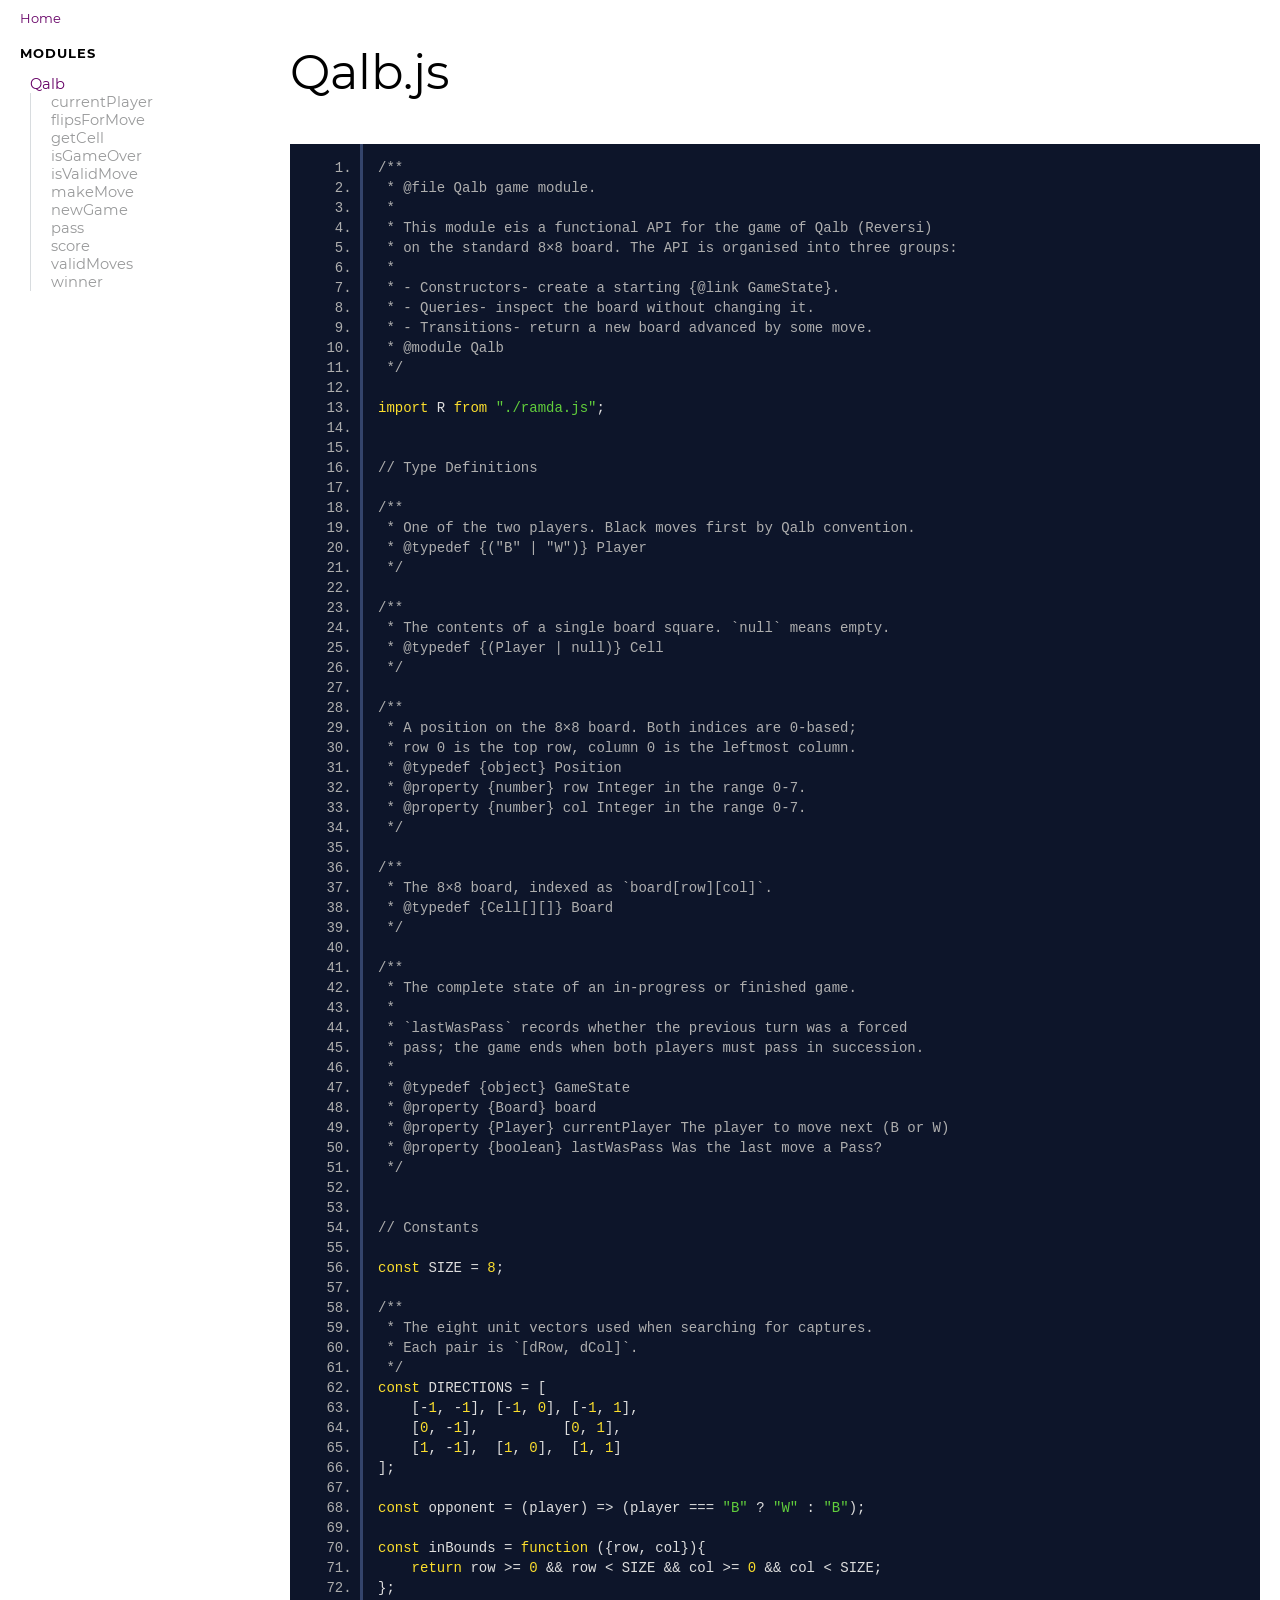
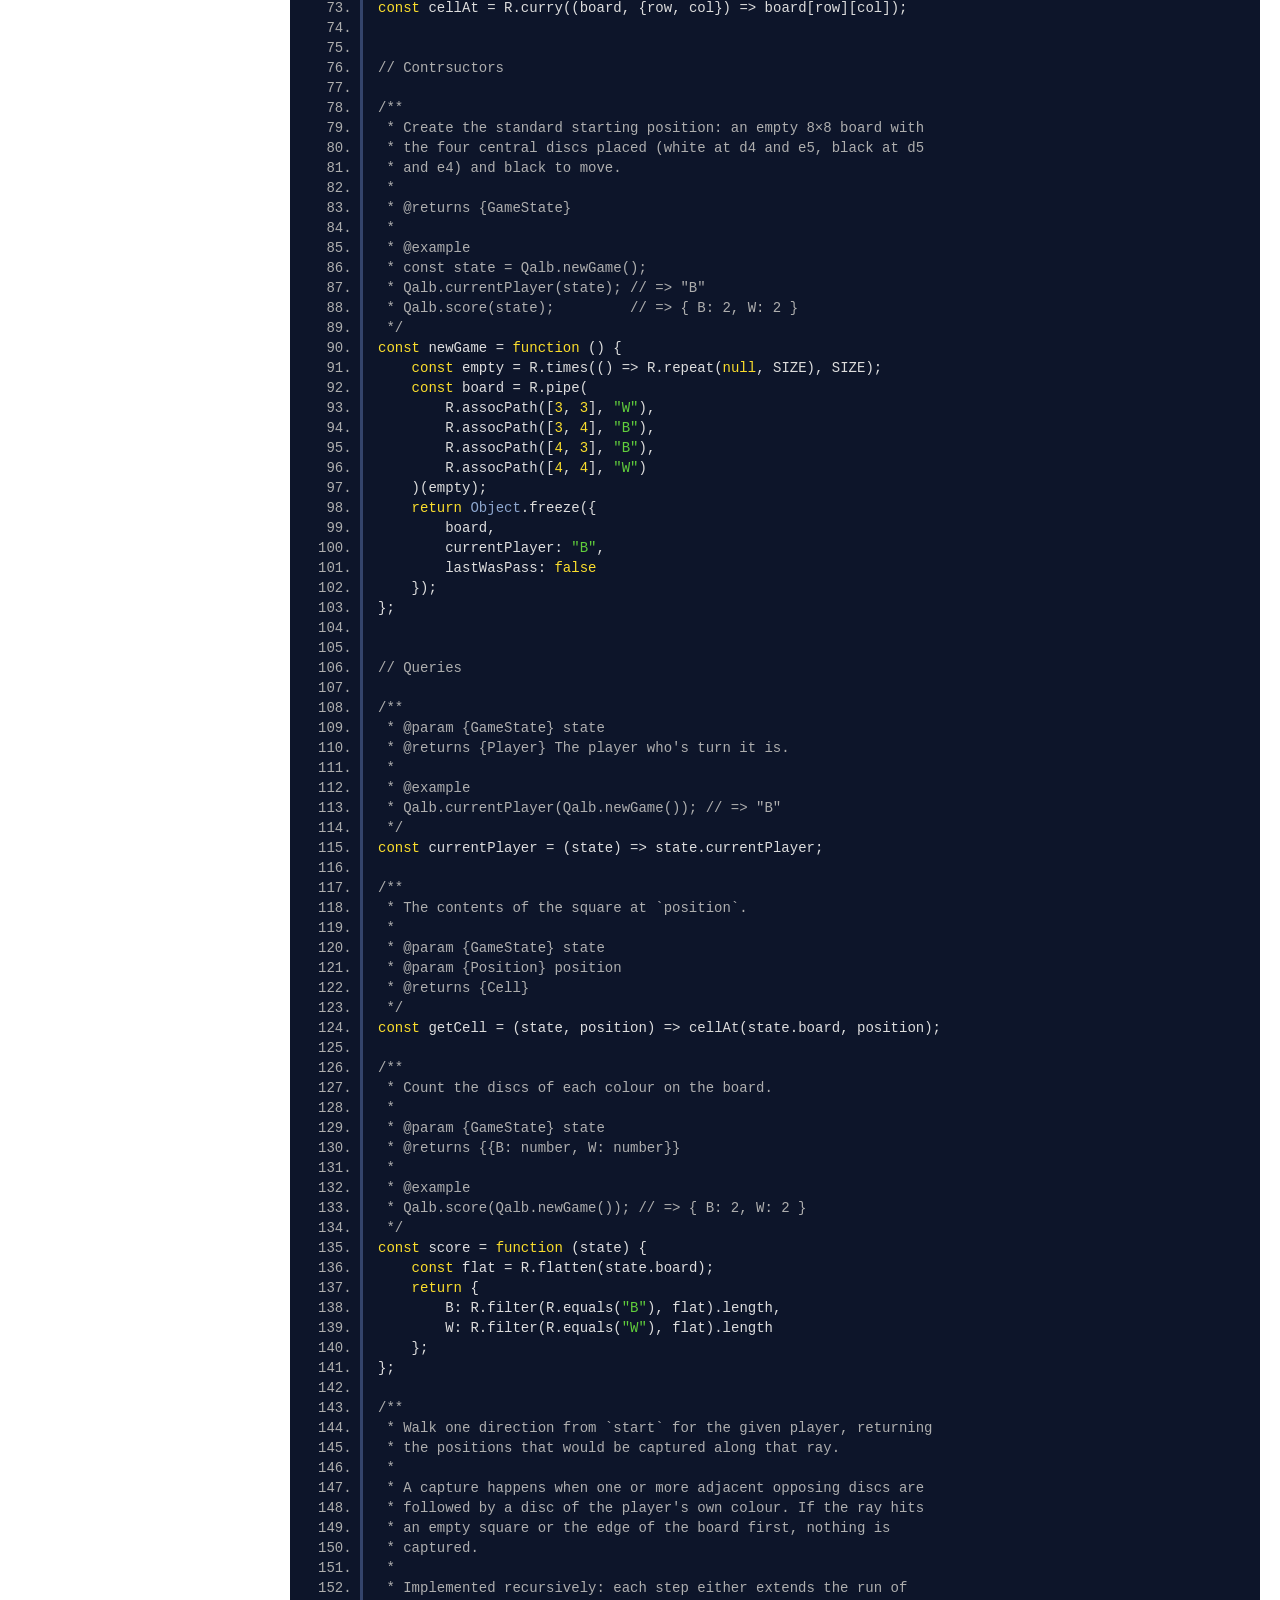
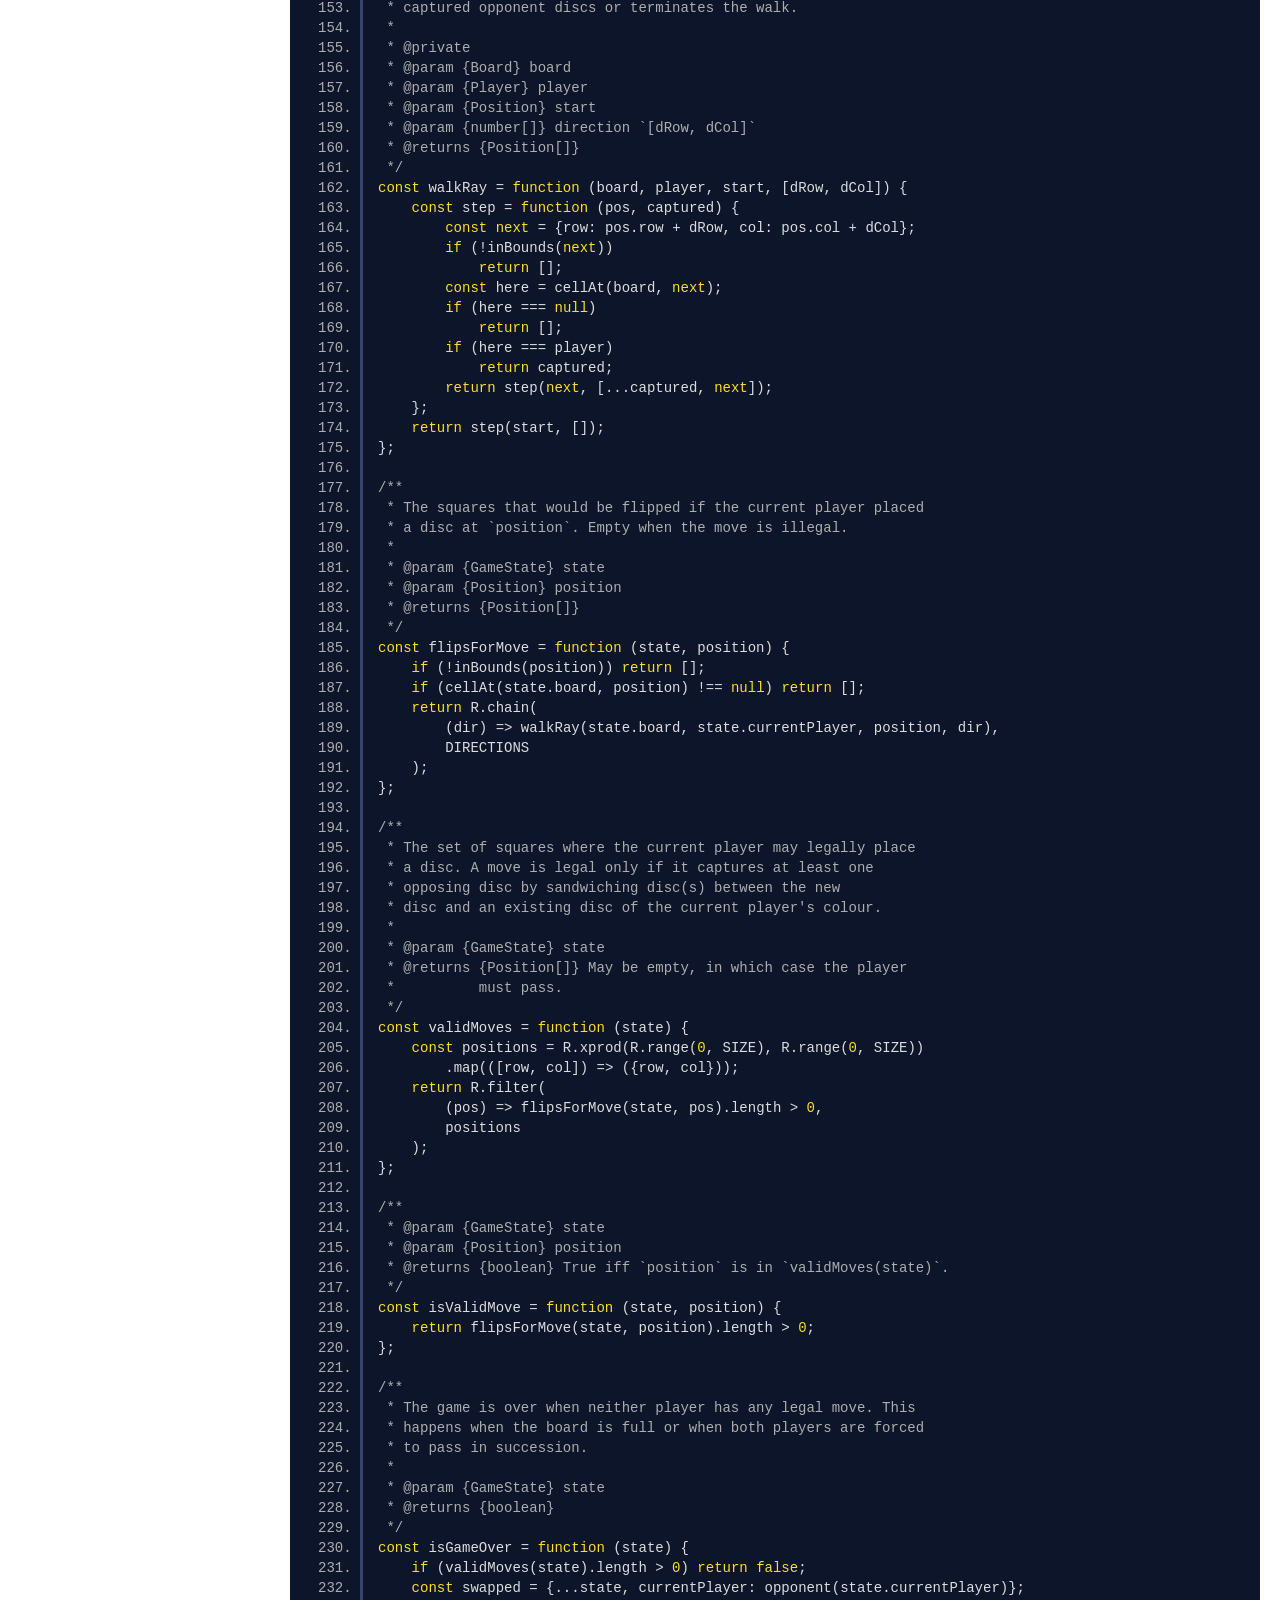
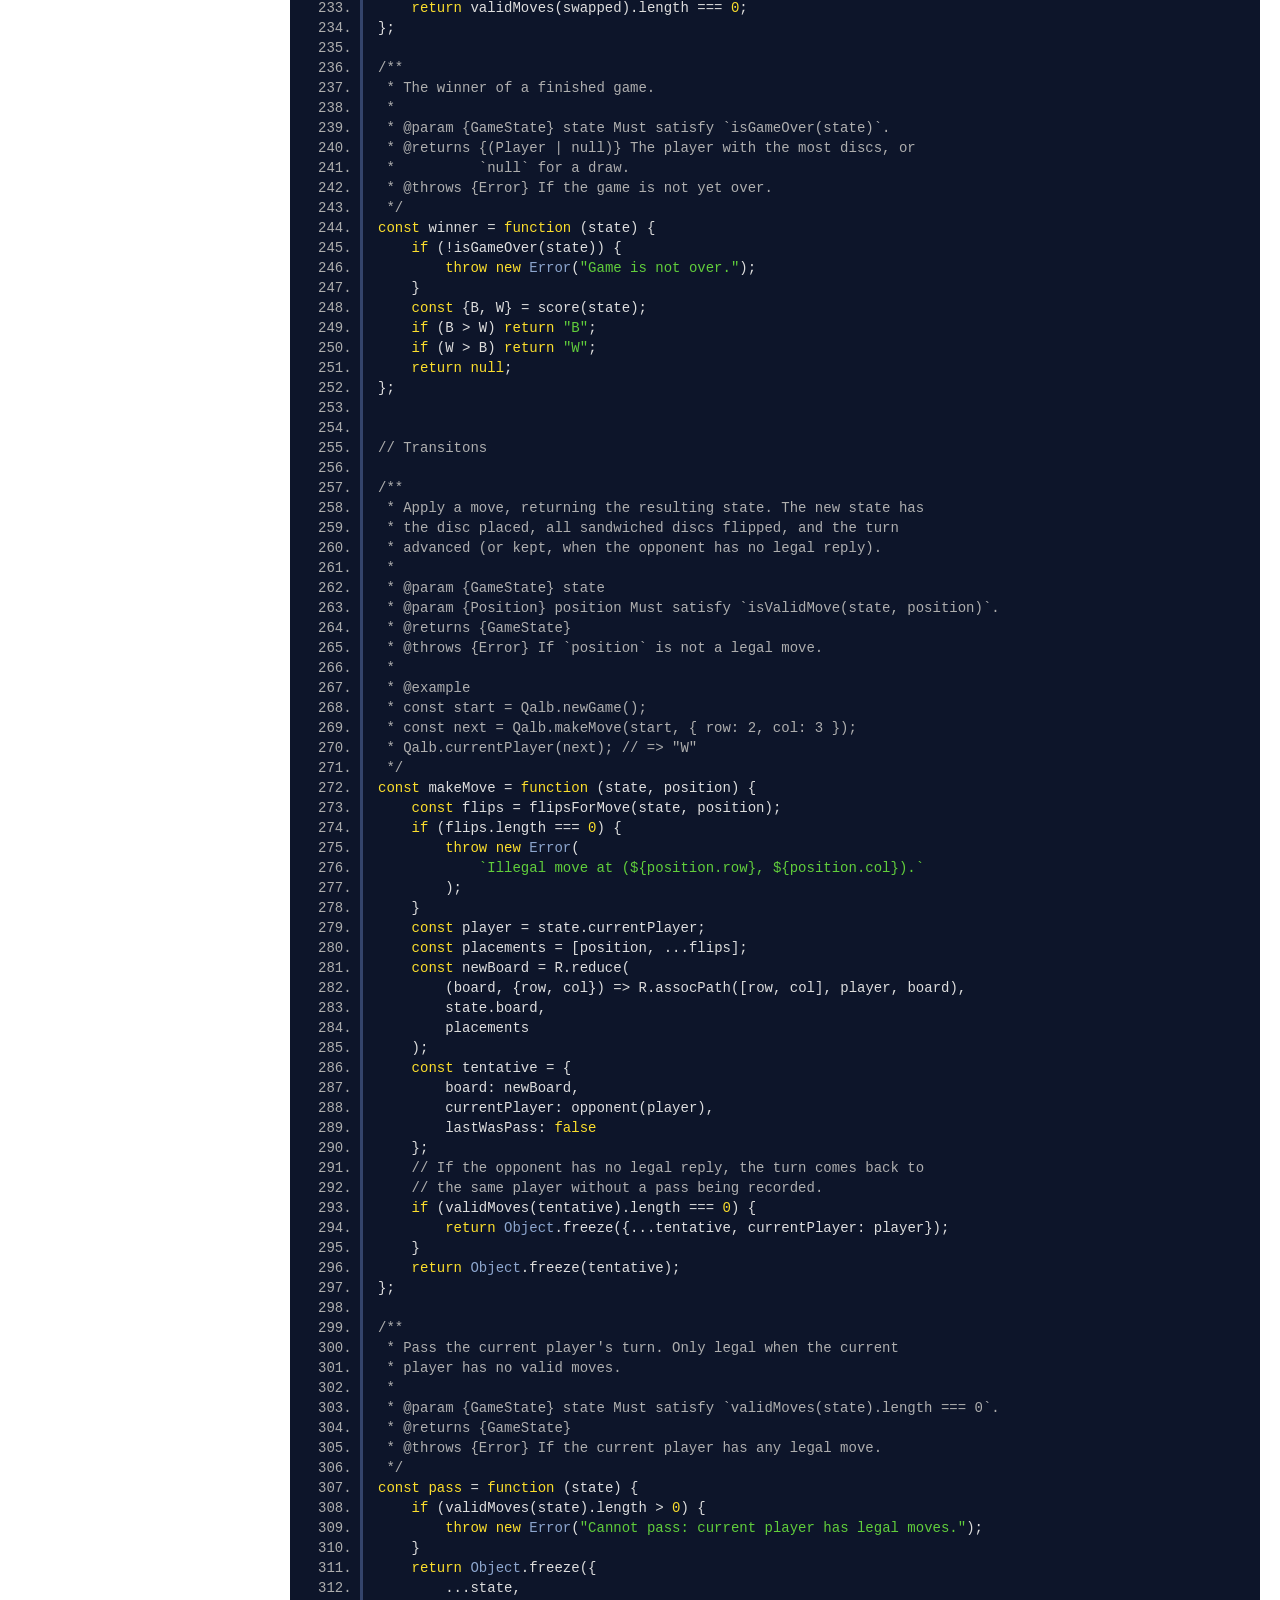
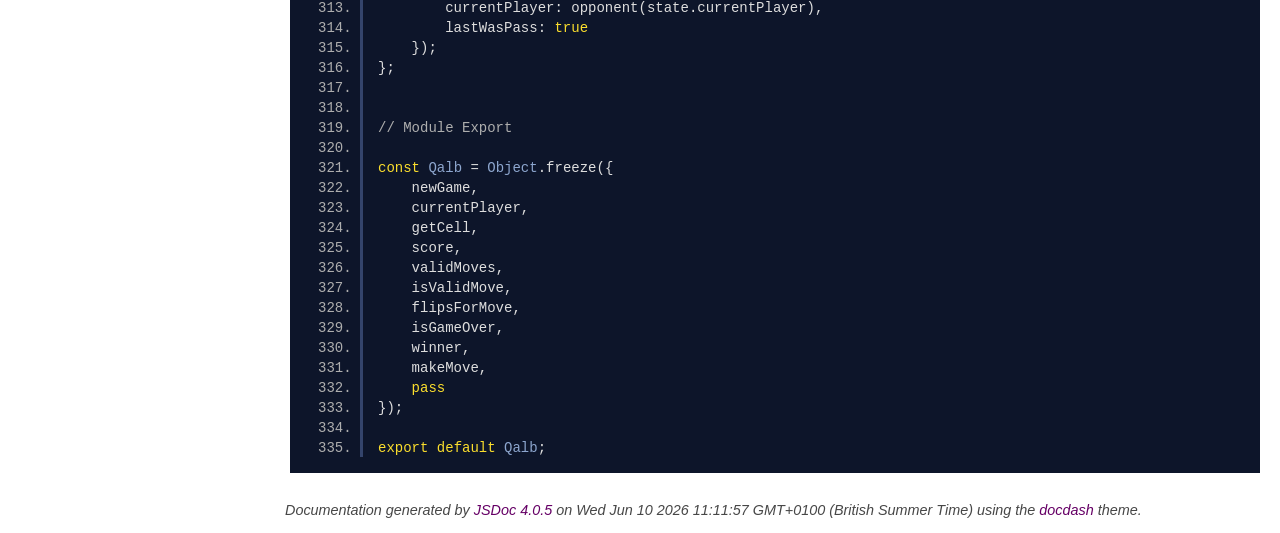
<file: docs/Qalb.js.html>
<!DOCTYPE html>
<html lang="en">
<head>
    
    <meta charset="utf-8">
    <title>Qalb.js - Documentation</title>
    
    
    <script src="scripts/prettify/prettify.js"></script>
    <script src="scripts/prettify/lang-css.js"></script>
    <!--[if lt IE 9]>
      <script src="//html5shiv.googlecode.com/svn/trunk/html5.js"></script>
    <![endif]-->
    <link type="text/css" rel="stylesheet" href="styles/prettify.css">
    <link type="text/css" rel="stylesheet" href="styles/jsdoc.css">
    <script src="scripts/nav.js" defer></script>
    
    <meta name="viewport" content="width=device-width, initial-scale=1.0">
</head>
<body>

<input type="checkbox" id="nav-trigger" class="nav-trigger" />
<label for="nav-trigger" class="navicon-button x">
  <div class="navicon"></div>
</label>

<label for="nav-trigger" class="overlay"></label>

<nav >
    
    
    <h2><a href="index.html">Home</a></h2><h3>Modules</h3><ul><li><a href="module-Qalb.html">Qalb</a><ul class='methods'><li data-type='method'><a href="module-Qalb.html#~currentPlayer">currentPlayer</a></li><li data-type='method'><a href="module-Qalb.html#~flipsForMove">flipsForMove</a></li><li data-type='method'><a href="module-Qalb.html#~getCell">getCell</a></li><li data-type='method'><a href="module-Qalb.html#~isGameOver">isGameOver</a></li><li data-type='method'><a href="module-Qalb.html#~isValidMove">isValidMove</a></li><li data-type='method'><a href="module-Qalb.html#~makeMove">makeMove</a></li><li data-type='method'><a href="module-Qalb.html#~newGame">newGame</a></li><li data-type='method'><a href="module-Qalb.html#~pass">pass</a></li><li data-type='method'><a href="module-Qalb.html#~score">score</a></li><li data-type='method'><a href="module-Qalb.html#~validMoves">validMoves</a></li><li data-type='method'><a href="module-Qalb.html#~winner">winner</a></li></ul></li></ul>
    
</nav>

<div id="main">
    
    <h1 class="page-title">Qalb.js</h1>
    

    



    
    <section>
        <article>
            <pre class="prettyprint source linenums"><code>/**
 * @file Qalb game module.
 *
 * This module eis a functional API for the game of Qalb (Reversi)
 * on the standard 8×8 board. The API is organised into three groups:
 *
 * - Constructors- create a starting {@link GameState}.
 * - Queries- inspect the board without changing it.
 * - Transitions- return a new board advanced by some move.
 * @module Qalb
 */

import R from "./ramda.js";


// Type Definitions

/**
 * One of the two players. Black moves first by Qalb convention.
 * @typedef {("B" | "W")} Player
 */

/**
 * The contents of a single board square. `null` means empty.
 * @typedef {(Player | null)} Cell
 */

/**
 * A position on the 8×8 board. Both indices are 0-based;
 * row 0 is the top row, column 0 is the leftmost column.
 * @typedef {object} Position
 * @property {number} row Integer in the range 0-7.
 * @property {number} col Integer in the range 0-7.
 */

/**
 * The 8×8 board, indexed as `board[row][col]`.
 * @typedef {Cell[][]} Board
 */

/**
 * The complete state of an in-progress or finished game.
 *
 * `lastWasPass` records whether the previous turn was a forced
 * pass; the game ends when both players must pass in succession.
 *
 * @typedef {object} GameState
 * @property {Board} board
 * @property {Player} currentPlayer The player to move next (B or W)
 * @property {boolean} lastWasPass Was the last move a Pass?
 */


// Constants

const SIZE = 8;

/**
 * The eight unit vectors used when searching for captures.
 * Each pair is `[dRow, dCol]`.
 */
const DIRECTIONS = [
    [-1, -1], [-1, 0], [-1, 1],
    [0, -1],          [0, 1],
    [1, -1],  [1, 0],  [1, 1]
];

const opponent = (player) => (player === "B" ? "W" : "B");

const inBounds = function ({row, col}){
    return row >= 0 &amp;&amp; row &lt; SIZE &amp;&amp; col >= 0 &amp;&amp; col &lt; SIZE;
};
const cellAt = R.curry((board, {row, col}) => board[row][col]);


// Contrsuctors

/**
 * Create the standard starting position: an empty 8×8 board with
 * the four central discs placed (white at d4 and e5, black at d5
 * and e4) and black to move.
 *
 * @returns {GameState}
 *
 * @example
 * const state = Qalb.newGame();
 * Qalb.currentPlayer(state); // => "B"
 * Qalb.score(state);         // => { B: 2, W: 2 }
 */
const newGame = function () {
    const empty = R.times(() => R.repeat(null, SIZE), SIZE);
    const board = R.pipe(
        R.assocPath([3, 3], "W"),
        R.assocPath([3, 4], "B"),
        R.assocPath([4, 3], "B"),
        R.assocPath([4, 4], "W")
    )(empty);
    return Object.freeze({
        board,
        currentPlayer: "B",
        lastWasPass: false
    });
};


// Queries

/**
 * @param {GameState} state
 * @returns {Player} The player who's turn it is.
 *
 * @example
 * Qalb.currentPlayer(Qalb.newGame()); // => "B"
 */
const currentPlayer = (state) => state.currentPlayer;

/**
 * The contents of the square at `position`.
 *
 * @param {GameState} state
 * @param {Position} position
 * @returns {Cell}
 */
const getCell = (state, position) => cellAt(state.board, position);

/**
 * Count the discs of each colour on the board.
 *
 * @param {GameState} state
 * @returns {{B: number, W: number}}
 *
 * @example
 * Qalb.score(Qalb.newGame()); // => { B: 2, W: 2 }
 */
const score = function (state) {
    const flat = R.flatten(state.board);
    return {
        B: R.filter(R.equals("B"), flat).length,
        W: R.filter(R.equals("W"), flat).length
    };
};

/**
 * Walk one direction from `start` for the given player, returning
 * the positions that would be captured along that ray.
 *
 * A capture happens when one or more adjacent opposing discs are
 * followed by a disc of the player's own colour. If the ray hits
 * an empty square or the edge of the board first, nothing is
 * captured.
 *
 * Implemented recursively: each step either extends the run of
 * captured opponent discs or terminates the walk.
 *
 * @private
 * @param {Board} board
 * @param {Player} player
 * @param {Position} start
 * @param {number[]} direction `[dRow, dCol]`
 * @returns {Position[]}
 */
const walkRay = function (board, player, start, [dRow, dCol]) {
    const step = function (pos, captured) {
        const next = {row: pos.row + dRow, col: pos.col + dCol};
        if (!inBounds(next))
            return [];
        const here = cellAt(board, next);
        if (here === null)
            return [];
        if (here === player)
            return captured;
        return step(next, [...captured, next]);
    };
    return step(start, []);
};

/**
 * The squares that would be flipped if the current player placed
 * a disc at `position`. Empty when the move is illegal.
 *
 * @param {GameState} state
 * @param {Position} position
 * @returns {Position[]}
 */
const flipsForMove = function (state, position) {
    if (!inBounds(position)) return [];
    if (cellAt(state.board, position) !== null) return [];
    return R.chain(
        (dir) => walkRay(state.board, state.currentPlayer, position, dir),
        DIRECTIONS
    );
};

/**
 * The set of squares where the current player may legally place
 * a disc. A move is legal only if it captures at least one
 * opposing disc by sandwiching disc(s) between the new
 * disc and an existing disc of the current player's colour.
 *
 * @param {GameState} state
 * @returns {Position[]} May be empty, in which case the player
 *          must pass.
 */
const validMoves = function (state) {
    const positions = R.xprod(R.range(0, SIZE), R.range(0, SIZE))
        .map(([row, col]) => ({row, col}));
    return R.filter(
        (pos) => flipsForMove(state, pos).length > 0,
        positions
    );
};

/**
 * @param {GameState} state
 * @param {Position} position
 * @returns {boolean} True iff `position` is in `validMoves(state)`.
 */
const isValidMove = function (state, position) {
    return flipsForMove(state, position).length > 0;
};

/**
 * The game is over when neither player has any legal move. This
 * happens when the board is full or when both players are forced
 * to pass in succession.
 *
 * @param {GameState} state
 * @returns {boolean}
 */
const isGameOver = function (state) {
    if (validMoves(state).length > 0) return false;
    const swapped = {...state, currentPlayer: opponent(state.currentPlayer)};
    return validMoves(swapped).length === 0;
};

/**
 * The winner of a finished game.
 *
 * @param {GameState} state Must satisfy `isGameOver(state)`.
 * @returns {(Player | null)} The player with the most discs, or
 *          `null` for a draw.
 * @throws {Error} If the game is not yet over.
 */
const winner = function (state) {
    if (!isGameOver(state)) {
        throw new Error("Game is not over.");
    }
    const {B, W} = score(state);
    if (B > W) return "B";
    if (W > B) return "W";
    return null;
};


// Transitons

/**
 * Apply a move, returning the resulting state. The new state has
 * the disc placed, all sandwiched discs flipped, and the turn
 * advanced (or kept, when the opponent has no legal reply).
 *
 * @param {GameState} state
 * @param {Position} position Must satisfy `isValidMove(state, position)`.
 * @returns {GameState}
 * @throws {Error} If `position` is not a legal move.
 *
 * @example
 * const start = Qalb.newGame();
 * const next = Qalb.makeMove(start, { row: 2, col: 3 });
 * Qalb.currentPlayer(next); // => "W"
 */
const makeMove = function (state, position) {
    const flips = flipsForMove(state, position);
    if (flips.length === 0) {
        throw new Error(
            `Illegal move at (${position.row}, ${position.col}).`
        );
    }
    const player = state.currentPlayer;
    const placements = [position, ...flips];
    const newBoard = R.reduce(
        (board, {row, col}) => R.assocPath([row, col], player, board),
        state.board,
        placements
    );
    const tentative = {
        board: newBoard,
        currentPlayer: opponent(player),
        lastWasPass: false
    };
    // If the opponent has no legal reply, the turn comes back to
    // the same player without a pass being recorded.
    if (validMoves(tentative).length === 0) {
        return Object.freeze({...tentative, currentPlayer: player});
    }
    return Object.freeze(tentative);
};

/**
 * Pass the current player's turn. Only legal when the current
 * player has no valid moves.
 *
 * @param {GameState} state Must satisfy `validMoves(state).length === 0`.
 * @returns {GameState}
 * @throws {Error} If the current player has any legal move.
 */
const pass = function (state) {
    if (validMoves(state).length > 0) {
        throw new Error("Cannot pass: current player has legal moves.");
    }
    return Object.freeze({
        ...state,
        currentPlayer: opponent(state.currentPlayer),
        lastWasPass: true
    });
};


// Module Export

const Qalb = Object.freeze({
    newGame,
    currentPlayer,
    getCell,
    score,
    validMoves,
    isValidMove,
    flipsForMove,
    isGameOver,
    winner,
    makeMove,
    pass
});

export default Qalb;
</code></pre>
        </article>
    </section>




    
    
</div>

<br class="clear">

<footer>
    Documentation generated by <a href="https://github.com/jsdoc3/jsdoc">JSDoc 4.0.5</a> on Wed Jun 10 2026 11:11:57 GMT+0100 (British Summer Time) using the <a href="https://github.com/clenemt/docdash">docdash</a> theme.
</footer>

<script>prettyPrint();</script>
<script src="scripts/polyfill.js"></script>
<script src="scripts/linenumber.js"></script>



    <link type="text/css" rel="stylesheet" href="custom.css">
    
</body>
</html>
</file>
<file: docs/styles/prettify.css>
.pln {
  color: #ddd;
}

/* string content */
.str {
  color: #61ce3c;
}

/* a keyword */
.kwd {
  color: #fbde2d;
}

/* a comment */
.com {
  color: #aeaeae;
}

/* a type name */
.typ {
  color: #8da6ce;
}

/* a literal value */
.lit {
  color: #fbde2d;
}

/* punctuation */
.pun {
  color: #ddd;
}

/* lisp open bracket */
.opn {
  color: #000000;
}

/* lisp close bracket */
.clo {
  color: #000000;
}

/* a markup tag name */
.tag {
  color: #8da6ce;
}

/* a markup attribute name */
.atn {
  color: #fbde2d;
}

/* a markup attribute value */
.atv {
  color: #ddd;
}

/* a declaration */
.dec {
  color: #EF5050;
}

/* a variable name */
.var {
  color: #c82829;
}

/* a function name */
.fun {
  color: #4271ae;
}

/* Specify class=linenums on a pre to get line numbering */
ol.linenums {
  margin-top: 0;
  margin-bottom: 0;
  padding-bottom: 2px;
}
</file>
<file: docs/styles/jsdoc.css>
* {
  box-sizing: border-box
}

html, body {
  height: 100%;
  width: 100%;
}

body {
  color: #4d4e53;
  background-color: white;
  margin: 0 auto;
  padding: 0 20px;
  font-family: 'Helvetica Neue', Helvetica, sans-serif;
  font-size: 16px;
}

img {
  max-width: 100%;
}

a,
a:active {
  color: #606;
  text-decoration: none;
}

a:hover {
  text-decoration: none;
}

article a {
  border-bottom: 1px solid #ddd;
}

article a:hover, article a:active {
  border-bottom-color: #222;
}

article .description a {
    word-break: break-word;
}

p, ul, ol, blockquote {
  margin-bottom: 1em;
  line-height: 160%;
}

h1, h2, h3, h4, h5, h6 {
  font-family: 'Montserrat', sans-serif;
}

h1, h2, h3, h4, h5, h6 {
  color: #000;
  font-weight: 400;
  margin: 0;
}

h1 {
  font-weight: 300;
  font-size: 48px;
  margin: 1em 0 .5em;
}

h1.page-title {
  font-size: 48px;
  margin: 1em 30px;
  line-height: 100%;
  word-wrap: break-word;
}

h2 {
  font-size: 24px;
  margin: 1.5em 0 .3em;
}

h3 {
  font-size: 24px;
  margin: 1.2em 0 .3em;
}

h4 {
  font-size: 18px;
  margin: 1em 0 .2em;
  color: #4d4e53;
}

h4.name {
  color: #fff;
  background: #6d426d;
  box-shadow: 0 .25em .5em #d3d3d3;
  border-top: 1px solid #d3d3d3;
  border-bottom: 1px solid #d3d3d3;
  margin: 1.5em 0 0.5em;
  padding: .75em 0 .75em 10px;
}

h4.name a {
  color: #fc83ff;
}

h4.name a:hover {
  border-bottom-color: #fc83ff;
}

h5, .container-overview .subsection-title {
  font-size: 120%;
  letter-spacing: -0.01em;
  margin: 8px 0 3px 0;
}

h6 {
  font-size: 100%;
  letter-spacing: -0.01em;
  margin: 6px 0 3px 0;
  font-style: italic;
}

.usertext h1 {
  font-family: "Source Sans Pro";
  font-size: 24px;
  margin: 2.5em 0 1em;
  font-weight: 400;
}

.usertext h2 {
  font-family: "Source Sans Pro";
  font-size: 18px;
  margin: 2em 0 0.5em;
  font-weight: 400;

}

.usertext h3 {
  font-family: "Source Sans Pro";
  font-size: 15px;
  margin: 1.5em 0 0;
  font-weight: 400;
}

.usertext h4 {
  font-family: "Source Sans Pro";
  font-size: 14px;
  margin: 0 0 0;
  font-weight: 400;
}

.usertext h5 {
  font-size: 12px;
  margin: 1em 0 0;
  font-weight: normal;
  color: #666;
}

.usertext h6 {
  font-size: 11px;
  margin: 1em 0 0;
  font-weight: normal;
  font-style: normal;
  color: #666;
}


tt, code, kbd, samp, pre {
  font-family: Consolas, Monaco, 'Andale Mono', monospace;
  background: #f4f4f4;
}

tt, code, kbd, samp{
  padding: 1px 5px;
}

pre {
  padding-bottom: 1em;
}  

.class-description {
  font-size: 130%;
  line-height: 140%;
  margin-bottom: 1em;
  margin-top: 1em;
}

.class-description:empty {
  margin: 0
}

#main {
  float: right;
  width: calc(100% - 240px);
}

header {
  display: block
}

section {
  display: block;
  background-color: #fff;
  padding: 0 0 0 30px;
}

.variation {
  display: none
}

.signature-attributes {
  font-size: 60%;
  color: #eee;
  font-style: italic;
  font-weight: lighter;
}

nav {
  float: left;
  display: block;
  width: 250px;
  background: #fff;
  overflow: auto;
  position: fixed;
  height: 100%;
}

nav #nav-search{
    width: 210px;
    height: 30px;
    padding: 5px 10px;
    font-size: 12px;
    line-height: 1.5;
    border-radius: 3px;
    margin-right: 20px;
    margin-top: 20px;
}

nav.wrap a{
    word-wrap: break-word;
}

nav h3 {
  margin-top: 12px;
  font-size: 13px;
  text-transform: uppercase;
  letter-spacing: 1px;
  font-weight: 700;
  line-height: 24px;
  margin: 15px 0 10px;
  padding: 0;
  color: #000;
}

nav h3.collapsed_header {
  cursor: pointer;
}

nav ul {
  font-family: 'Lucida Grande', 'Lucida Sans Unicode', arial, sans-serif;
  font-size: 100%;
  line-height: 17px;
  padding: 0;
  margin: 0;
  list-style-type: none;
}

nav ul a,
nav ul a:active {
  font-family: 'Montserrat', sans-serif;
  line-height: 18px;
  padding: 0;
  display: block;
  font-size: 12px;
}

nav a:hover,
nav a:active {
  color: #606;
}

nav > ul {
  padding: 0 10px;
}

nav > ul > li > a {
  color: #606;
  margin-top: 10px;
}

nav ul ul a {
  color: hsl(207, 1%, 60%);
  border-left: 1px solid hsl(207, 10%, 86%);
}

nav ul ul a,
nav ul ul a:active {
  padding-left: 20px
}

nav h2 {
   font-size: 13px;
   margin: 10px 0 0 0;
   padding: 0;
}

nav > h2 > a {
   margin: 10px 0 -10px;
   color: #606 !important;
}

footer {
  color: hsl(0, 0%, 28%);
  margin-left: 250px;
  display: block;
  padding: 15px;
  font-style: italic;
  font-size: 90%;
}

.ancestors {
  color: #999
}

.ancestors a {
   color: #999 !important;
}

.clear {
  clear: both
}

.important {
  font-weight: bold;
  color: #950B02;
}

.yes-def {
  text-indent: -1000px
}

.type-signature {
  color: #CA79CA
}

.type-signature:last-child {
  color: #eee;
}

.name, .signature {
  font-family: Consolas, Monaco, 'Andale Mono', monospace
}

.signature {
    color: #fc83ff;
}

.details {
  margin-top: 6px;
  border-left: 2px solid #DDD;
  line-height: 20px;
  font-size: 14px;
}

.details dt {
   width: auto;
   float: left;
   padding-left: 10px;
}

.details dd {
   margin-left: 70px;
   margin-top: 6px;
   margin-bottom: 6px;
}

.details ul {
   margin: 0
}

.details ul {
   list-style-type: none
}

.details pre.prettyprint {
   margin: 0
}

.details .object-value {
   padding-top: 0
}

.description {
  margin-bottom: 1em;
  margin-top: 1em;
}

.code-caption {
  font-style: italic;
  font-size: 107%;
  margin: 0;
}

.prettyprint {
  font-size: 14px;
  overflow: auto;
}

.prettyprint.source {
  width: inherit;
  line-height: 18px;
  display: block;
  background-color: #0d152a;
  color: #aeaeae;
}

.prettyprint code {
  line-height: 18px;
  display: block;
  background-color: #0d152a;
  color: #4D4E53;
}

.prettyprint > code {
  padding: 15px;
}

.prettyprint .linenums code {
  padding: 0 15px
}

.prettyprint .linenums li:first-of-type code {
  padding-top: 15px
}

.prettyprint code span.line {
  display: inline-block
}

.prettyprint.linenums {
  padding-left: 70px;
  -webkit-user-select: none;
  -moz-user-select: none;
  -ms-user-select: none;
  user-select: none;
}

.prettyprint.linenums ol {
   padding-left: 0
}

.prettyprint.linenums li {
   border-left: 3px #34446B solid;
}

.prettyprint.linenums li.selected, .prettyprint.linenums li.selected * {
   background-color: #34446B;
}

.prettyprint.linenums li * {
   -webkit-user-select: text;
   -moz-user-select: text;
   -ms-user-select: text;
   user-select: text;
}

.prettyprint.linenums li code:empty:after {
  content:"";
  display:inline-block;
  width:0px;
}

table {
  border-spacing: 0;
  border: 1px solid #ddd;
  border-collapse: collapse;
  border-radius: 3px;
  box-shadow: 0 1px 3px rgba(0,0,0,0.1);
  width: 100%;
  font-size: 14px;
  margin: 1em 0;
}

td, th {
   margin: 0px;
   text-align: left;
   vertical-align: top;
   padding: 10px;
   display: table-cell;
}

thead tr, thead tr {
   background-color: #fff;
   font-weight: bold;
   border-bottom: 1px solid #ddd;
}

.params .type {
  white-space: nowrap;
}

.params code {
  white-space: pre;
}

.params td, .params .name, .props .name, .name code {
   color: #4D4E53;
   font-family: Consolas, Monaco, 'Andale Mono', monospace;
   font-size: 100%;
}

.params td {
   border-top: 1px solid #eee
}

.params td.description > p:first-child, .props td.description > p:first-child {
   margin-top: 0;
   padding-top: 0;
}

.params td.description > p:last-child, .props td.description > p:last-child {
   margin-bottom: 0;
   padding-bottom: 0;
}

span.param-type, .params td .param-type, .param-type dd {
   color: #606;
  font-family: Consolas, Monaco, 'Andale Mono', monospace
}

.param-type dt, .param-type dd {
  display: inline-block
}

.param-type {
  margin: 14px 0;
}

.disabled {
  color: #454545
}

/* navicon button */
.navicon-button {
  display: none;
  position: relative;
  padding: 2.0625rem 1.5rem;
  transition: 0.25s;
  cursor: pointer;
  -webkit-user-select: none;
     -moz-user-select: none;
      -ms-user-select: none;
          user-select: none;
  opacity: .8;
}
.navicon-button .navicon:before, .navicon-button .navicon:after {
  transition: 0.25s;
}
.navicon-button:hover {
  transition: 0.5s;
  opacity: 1;
}
.navicon-button:hover .navicon:before, .navicon-button:hover .navicon:after {
  transition: 0.25s;
}
.navicon-button:hover .navicon:before {
  top: .825rem;
}
.navicon-button:hover .navicon:after {
  top: -.825rem;
}

/* navicon */
.navicon {
  position: relative;
  width: 2.5em;
  height: .3125rem;
  background: #000;
  transition: 0.3s;
  border-radius: 2.5rem;
}
.navicon:before, .navicon:after {
  display: block;
  content: "";
  height: .3125rem;
  width: 2.5rem;
  background: #000;
  position: absolute;
  z-index: -1;
  transition: 0.3s 0.25s;
  border-radius: 1rem;
}
.navicon:before {
  top: .625rem;
}
.navicon:after {
  top: -.625rem;
}

/* open */
.nav-trigger:checked + label:not(.steps) .navicon:before,
.nav-trigger:checked + label:not(.steps) .navicon:after {
  top: 0 !important;
}

.nav-trigger:checked + label .navicon:before,
.nav-trigger:checked + label .navicon:after {
  transition: 0.5s;
}

/* Minus */
.nav-trigger:checked + label {
  -webkit-transform: scale(0.75);
          transform: scale(0.75);
}

/* × and + */
.nav-trigger:checked + label.plus .navicon,
.nav-trigger:checked + label.x .navicon {
  background: transparent;
}

.nav-trigger:checked + label.plus .navicon:before,
.nav-trigger:checked + label.x .navicon:before {
  -webkit-transform: rotate(-45deg);
          transform: rotate(-45deg);
  background: #FFF;
}

.nav-trigger:checked + label.plus .navicon:after,
.nav-trigger:checked + label.x .navicon:after {
  -webkit-transform: rotate(45deg);
          transform: rotate(45deg);
  background: #FFF;
}

.nav-trigger:checked + label.plus {
  -webkit-transform: scale(0.75) rotate(45deg);
          transform: scale(0.75) rotate(45deg);
}

.nav-trigger:checked ~ nav {
  left: 0 !important;
}

.nav-trigger:checked ~ .overlay {
  display: block;
}

.nav-trigger {
  position: fixed;
  top: 0;
  clip: rect(0, 0, 0, 0);
}

.overlay {
  display: none;
  position: fixed;
  top: 0;
  bottom: 0;
  left: 0;
  right: 0;
  width: 100%;
  height: 100%;
  background: hsla(0, 0%, 0%, 0.5);
  z-index: 1;
}

/* nav level */
.level-hide {
    display: none;
}
html[data-search-mode] .level-hide {
    display: block;
}


@media only screen and (max-width: 680px) {
  body {
    overflow-x: hidden;
  }

  nav {
    background: #FFF;
    width: 250px;
    height: 100%;
    position: fixed;
    top: 0;
    right: 0;
    bottom: 0;
    left: -250px;
    z-index: 3;
    padding: 0 10px;
    transition: left 0.2s;
  }

  .navicon-button {
    display: inline-block;
    position: fixed;
    top: 1.5em;
    right: 0;
    z-index: 2;
  }

  #main {
    width: 100%;
  }

  #main h1.page-title {
    margin: 1em 0;
  }

  #main section {
    padding: 0;
  }

  footer {
    margin-left: 0;
  }
}

/** Add a '#' to static members */
[data-type="member"] a::before {
  content: '#';
  display: inline-block;
  margin-left: -14px;
  margin-right: 5px;
}

#disqus_thread{
    margin-left: 30px;
}

@font-face {
  font-family: 'Montserrat';
  font-style: normal;
  font-weight: 400;
  src: url('../fonts/Montserrat/Montserrat-Regular.eot'); /* IE9 Compat Modes */
  src: url('../fonts/Montserrat/Montserrat-Regular.eot?#iefix') format('embedded-opentype'), /* IE6-IE8 */
       url('../fonts/Montserrat/Montserrat-Regular.woff2') format('woff2'), /* Super Modern Browsers */
       url('../fonts/Montserrat/Montserrat-Regular.woff') format('woff'), /* Pretty Modern Browsers */
       url('../fonts/Montserrat/Montserrat-Regular.ttf')  format('truetype'); /* Safari, Android, iOS */
}

@font-face {
  font-family: 'Montserrat';
  font-style: normal;
  font-weight: 700;
  src: url('../fonts/Montserrat/Montserrat-Bold.eot'); /* IE9 Compat Modes */
  src: url('../fonts/Montserrat/Montserrat-Bold.eot?#iefix') format('embedded-opentype'), /* IE6-IE8 */
       url('../fonts/Montserrat/Montserrat-Bold.woff2') format('woff2'), /* Super Modern Browsers */
       url('../fonts/Montserrat/Montserrat-Bold.woff') format('woff'), /* Pretty Modern Browsers */
       url('../fonts/Montserrat/Montserrat-Bold.ttf')  format('truetype'); /* Safari, Android, iOS */
}

@font-face {
    font-family: 'Source Sans Pro';
    src: url('../fonts/Source-Sans-Pro/sourcesanspro-regular-webfont.eot');
    src: url('../fonts/Source-Sans-Pro/sourcesanspro-regular-webfont.eot?#iefix') format('embedded-opentype'),
         url('../fonts/Source-Sans-Pro/sourcesanspro-regular-webfont.woff2') format('woff2'),
         url('../fonts/Source-Sans-Pro/sourcesanspro-regular-webfont.woff') format('woff'),
         url('../fonts/Source-Sans-Pro/sourcesanspro-regular-webfont.ttf') format('truetype'),
         url('../fonts/Source-Sans-Pro/sourcesanspro-regular-webfont.svg#source_sans_proregular') format('svg');
    font-weight: 400;
    font-style: normal;
}

@font-face {
    font-family: 'Source Sans Pro';
    src: url('../fonts/Source-Sans-Pro/sourcesanspro-light-webfont.eot');
    src: url('../fonts/Source-Sans-Pro/sourcesanspro-light-webfont.eot?#iefix') format('embedded-opentype'),
         url('../fonts/Source-Sans-Pro/sourcesanspro-light-webfont.woff2') format('woff2'),
         url('../fonts/Source-Sans-Pro/sourcesanspro-light-webfont.woff') format('woff'),
         url('../fonts/Source-Sans-Pro/sourcesanspro-light-webfont.ttf') format('truetype'),
         url('../fonts/Source-Sans-Pro/sourcesanspro-light-webfont.svg#source_sans_prolight') format('svg');
    font-weight: 300;
    font-style: normal;

}
</file>
<file: docs/custom.css>
h4
{
    font-size: 20pt;
    font-weight: bold;
}

.type-signature.type-signature-static
{
    display: none;
}

nav ul a, nav ul a:active {
    font-size: 11pt;
}
</file>
